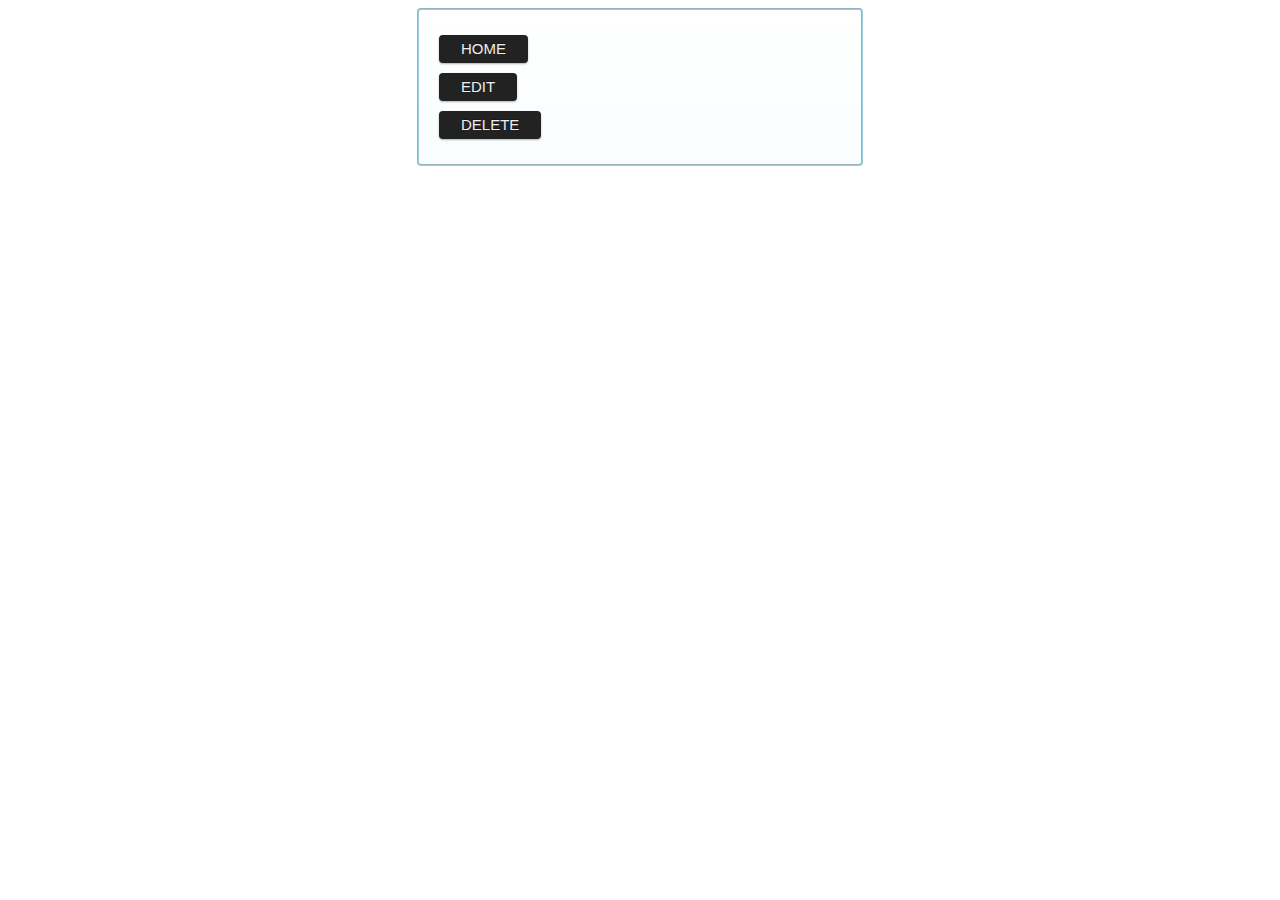
<file: CRUD/index.html>
<!DOCTYPE HTML PUBLIC "-//W3C//DTD HTML 4.01//EN"
    "http://www.w3.org/TR/html4/strict.dtd"

    >
<html lang="en">
        <link rel="stylesheet" href="index.css">
        <script type="text/javascript" src="index.js"></script>
        <script src="index.js"></script>
<head>

    <title>.....</title>
</head>
<body>
    <div id="wrapper">
        <form action="../HOME/index.html" method="post">
            <fieldset>
               

                <hiiden><form action="../HOME/index.html" method="post">
                <input type="submit" name="submit" id="submit" value="HOME"/>
                </form></hiiden>
                <form action="edit.html" method="post">
                <input type="submit" name="submit" id="edit" value="edit"/>
                </form>

                <form action="delete.html" method="post">
                <input type="submit" name="submit" id="delete" value="delete"/>
                </form>

                
            </fieldset>    
        </form>
    </div>
</body>
</html>
</file>
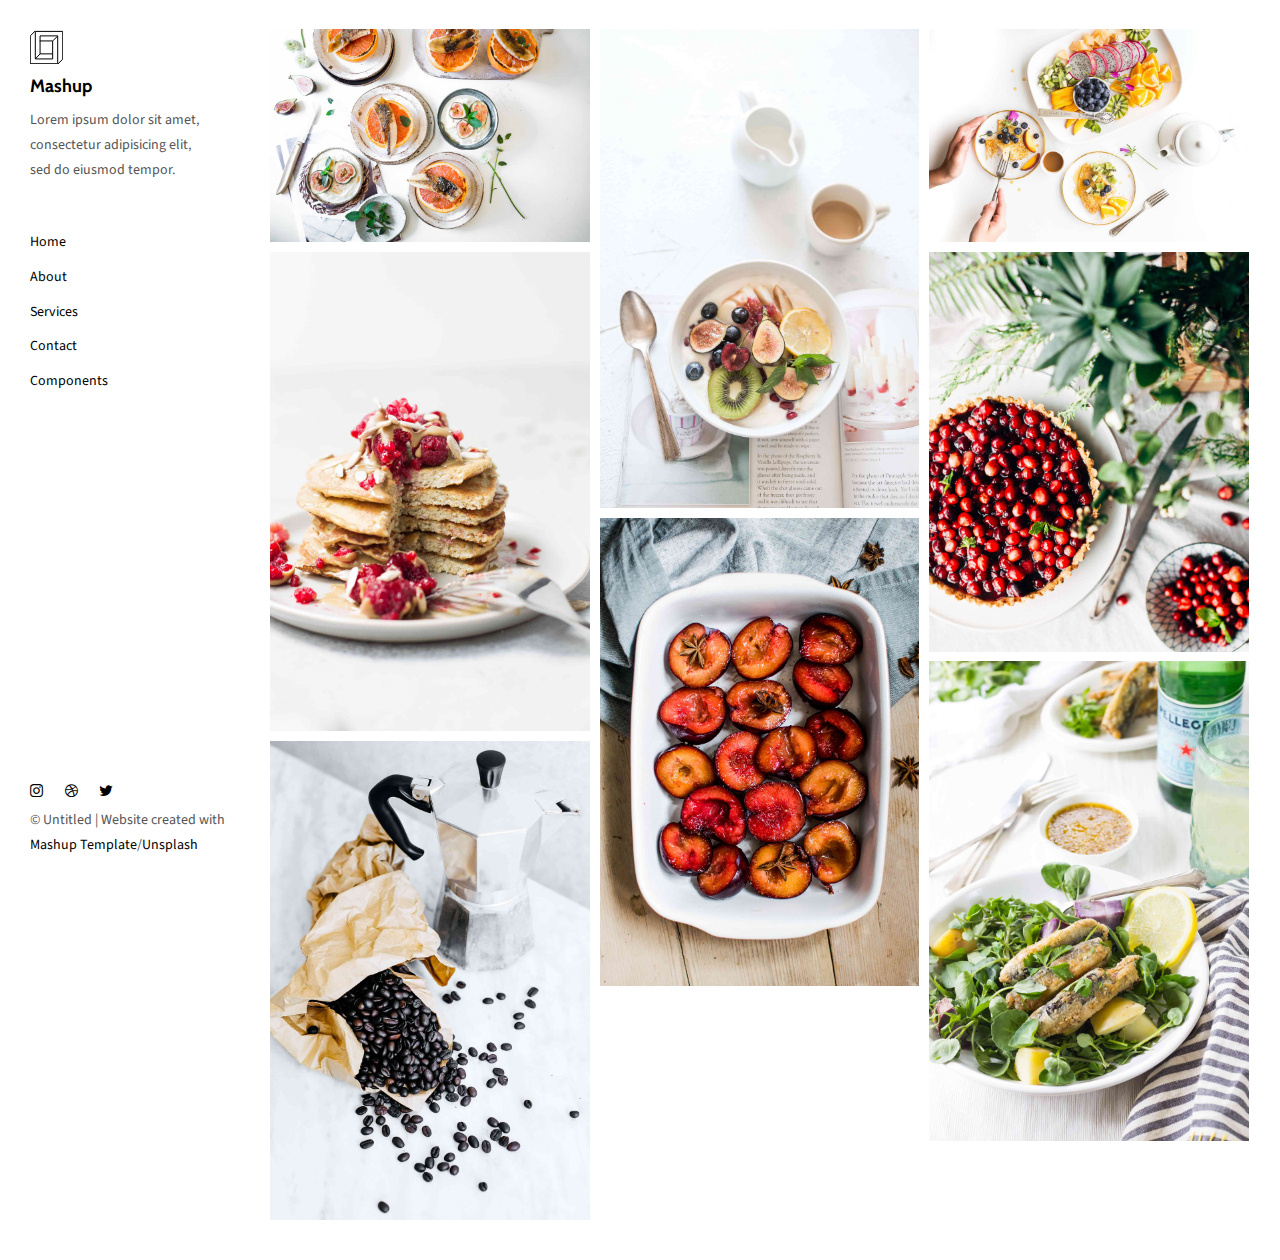
<file: SIGNIN/index.html>
<!DOCTYPE html>
<html lang="en">

<head>
  <meta charset="UTF-8">
  <meta content="IE=edge" http-equiv="X-UA-Compatible">
  <meta content="width=device-width,initial-scale=1" name="viewport">
  <meta content="Page description" name="description">
  <meta name="google" content="notranslate" />
  <meta content="Mashup templates have been developped by Orson.io team" name="author">

  <!-- Disable tap highlight on IE -->
  <meta name="msapplication-tap-highlight" content="no">
  
  <link href="./assets/apple-icon-180x180.png" rel="apple-touch-icon">
  <link href="./assets/favicon.ico" rel="icon">



  <title>Title page</title>  

<link href="./main.82cfd66e.css" rel="stylesheet"></head>

<body>

<!-- Add your content of header -->
<header class="">
  <div class="navbar navbar-default visible-xs">
    <button type="button" class="navbar-toggle collapsed">
      <span class="sr-only">Toggle navigation</span>
      <span class="icon-bar"></span>
      <span class="icon-bar"></span>
      <span class="icon-bar"></span>
    </button>
    <a href="./index.html" class="navbar-brand">Mashup Template</a>
  </div>

  <nav class="sidebar">
    <div class="navbar-collapse" id="navbar-collapse">
      <div class="site-header hidden-xs">
          <a class="site-brand" href="./index.html" title="">
            <img class="img-responsive site-logo" alt="" src="./assets/images/mashup-logo.svg">
            Mashup
          </a>
        <p>Lorem ipsum dolor sit amet, consectetur adipisicing elit, sed do eiusmod
        tempor.</p>
      </div>
      <ul class="nav">
        <li><a href="./index.html" title="">Home</a></li>
        <li><a href="./about.html" title="">About</a></li>
        <li><a href="./services.html" title="">Services</a></li>
        <li><a href="./contact.html" title="">Contact</a></li>
        <li><a href="./components.html" title="">Components</a></li>

      </ul>

      <nav class="nav-footer">
        <p class="nav-footer-social-buttons">
          <a class="fa-icon" href="https://www.instagram.com/" title="">
            <i class="fa fa-instagram"></i>
          </a>
          <a class="fa-icon" href="https://dribbble.com/" title="">
            <i class="fa fa-dribbble"></i>
          </a>
          <a class="fa-icon" href="https://twitter.com/" title="">
            <i class="fa fa-twitter"></i>
          </a>
        </p>
        <p>© Untitled | Website created with <a href="http://www.mashup-template.com/" title="Create website with free html template">Mashup Template</a>/<a href="https://www.unsplash.com/" title="Beautiful Free Images">Unsplash</a></p>
      </nav>  
    </div> 
  </nav>
</header>
<main class="" id="main-collapse">

<!-- Add your site or app content here -->
 
<div class="hero-full-wrapper">
  <div class="grid">
  <div class="gutter-sizer"></div>
    <div class="grid-sizer"></div>
    
    <div class="grid-item">
      <img class="img-responsive" alt="" src="./assets/images/img-12.jpg">
      <a href="./project.html" class="project-description">
        <div class="project-text-holder">
          <div class="project-text-inner">
            <h3>Vivamus vestibulum</h3>
            <p>Discover more</p>
          </div>
        </div>
      </a>
    </div>

    
    <div class="grid-item">
      <img class="img-responsive" alt="" src="./assets/images/img-05.jpg">
      <a href="./project.html" class="project-description">
        <div class="project-text-holder">
          <div class="project-text-inner">
            <h3>Vivamus vestibulum</h3>
            <p>Discover more</p>
          </div>
        </div>
      </a>
    </div>

    <div class="grid-item">
      <img class="img-responsive" alt="" src="./assets/images/img-13.jpg">
      <a href="./project.html" class="project-description">
        <div class="project-text-holder">
          <div class="project-text-inner">
            <h3>Vivamus vestibulum</h3>
            <p>Discover more</p>
          </div>
        </div>
      </a>
    </div>
    <div class="grid-item">
      <img class="img-responsive" alt="" src="./assets/images/img-04.jpg">
      <a href="./project.html" class="project-description">
        <div class="project-text-holder">
          <div class="project-text-inner">
            <h3>Vivamus vestibulum</h3>
            <p>Discover more</p>
          </div>
        </div>
      </a>
    </div>
    
    <div class="grid-item">
      <img class="img-responsive" alt="" src="./assets/images/img-07.jpg">
      <a href="./project.html" class="project-description">
        <div class="project-text-holder">
          <div class="project-text-inner">
            <h3>Vivamus vestibulum</h3>
            <p>Discover more</p>
          </div>
        </div>
      </a>
    </div>

    <div class="grid-item">
      <img class="img-responsive" alt="" src="./assets/images/img-11.jpg">
      <a href="./project.html" class="project-description">
        <div class="project-text-holder">
          <div class="project-text-inner">
            <h3>Vivamus vestibulum</h3>
            <p>Discover more</p>
          </div>
        </div>
      </a>
    </div>

    <div class="grid-item">
      <img class="img-responsive" alt="" src="./assets/images/img-10.jpg">
      <a href="./project.html" class="project-description">
        <div class="project-text-holder">
          <div class="project-text-inner">
            <h3>Vivamus vestibulum</h3>
            <p>Discover more</p>
          </div>
        </div>
      </a>
    </div>
    <div class="grid-item">
      <img class="img-responsive" alt="" src="./assets/images/img-03.jpg">
      <a href="./project.html" class="project-description">
        <div class="project-text-holder">
          <div class="project-text-inner">
            <h3>Vivamus vestibulum</h3>
            <p>Discover more</p>
          </div>
        </div>
      </a>
    </div>
    
  </div>
</div>


<script>
  document.addEventListener("DOMContentLoaded", function (event) {
     masonryBuild();
  });
</script>

</main>

<script>
document.addEventListener("DOMContentLoaded", function (event) {
  navbarToggleSidebar();
  navActivePage();
});
</script>

<!-- Google Analytics: change UA-XXXXX-X to be your site's ID 

<script>
  (function (i, s, o, g, r, a, m) {
    i['GoogleAnalyticsObject'] = r; i[r] = i[r] || function () {
      (i[r].q = i[r].q || []).push(arguments)
    }, i[r].l = 1 * new Date(); a = s.createElement(o),
      m = s.getElementsByTagName(o)[0]; a.async = 1; a.src = g; m.parentNode.insertBefore(a, m)
  })(window, document, 'script', '//www.google-analytics.com/analytics.js', 'ga');
  ga('create', 'UA-XXXXX-X', 'auto');
  ga('send', 'pageview');
</script>

--><script type="text/javascript" src="./main.85741bff.js"></script></body>

</html>
</file>
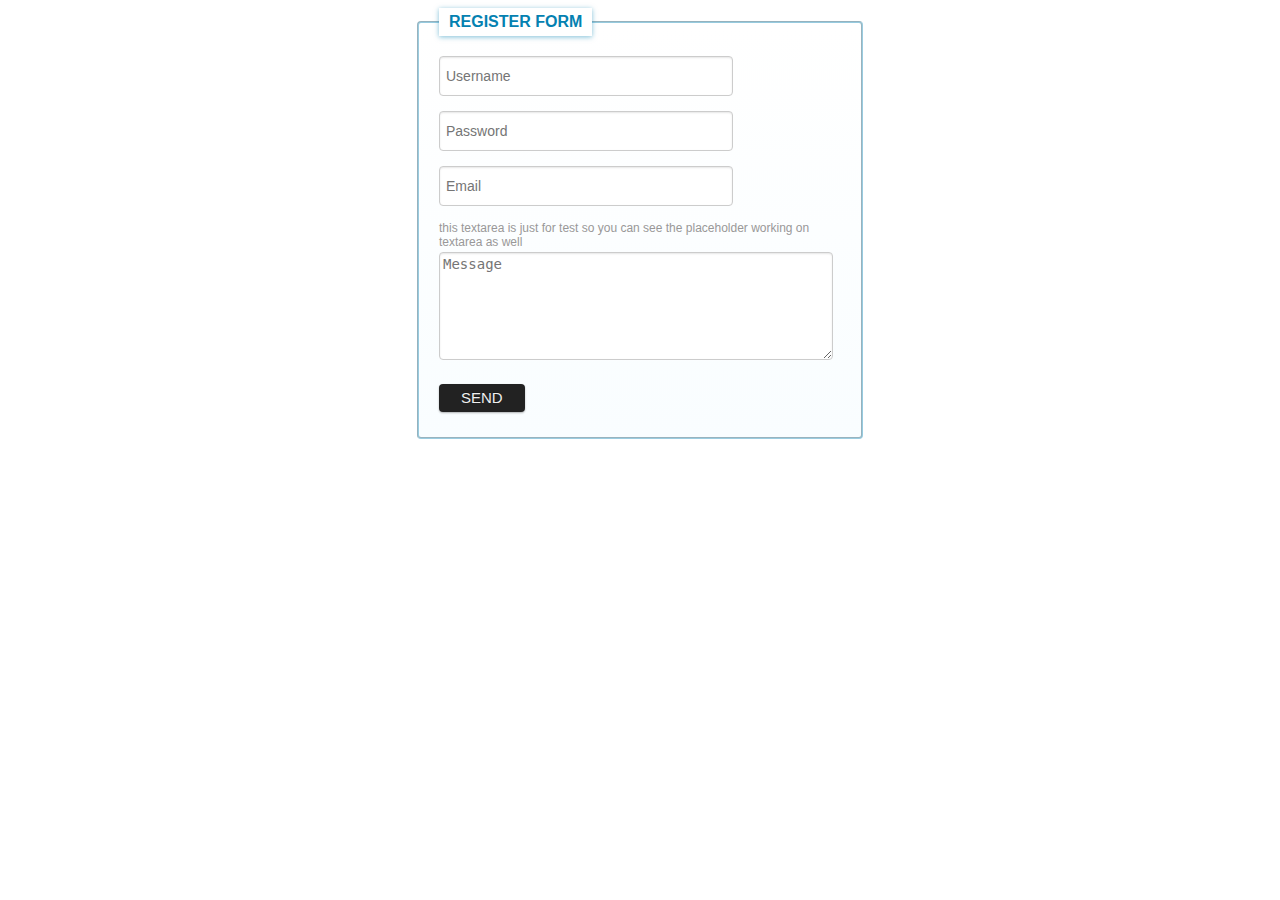
<file: SIGNUP/index.html>
<!DOCTYPE HTML PUBLIC "-//W3C//DTD HTML 4.01//EN"
    "http://www.w3.org/TR/html4/strict.dtd"

    >
<html lang="en">
        <link rel="stylesheet" href="index.css">
        <script type="text/javascript" src="index.js"></script>
        <script src="index.js"></script>
<head>

    <title>Register form with HTML5 using placeholder and CSS3</title>
</head>
<body>
    <div id="wrapper">
        <form action="../HoME/index.html" method="post">
            <fieldset>
                <legend>Register Form</legend>
                <div>
                    <input type="text" name="username" id="username" placeholder="Username"/>
                </div>
                <div>
                    <input type="password" name="password" id="password" placeholder="Password"/>
                </div>
                <div>
                    <input type="text" name="email" id="email" placeholder="Email"/>
                </div>
                <div>
                    <div class="small">this textarea is just for test so you can see the placeholder working on textarea as well</div>
                    <textarea name="message" id="message" placeholder="Message"></textarea>
                </div>    
                <input type="submit" name="submit" id="submit" value="Send"/>
                
            </fieldset>    
        </form>
    </div>
</body>
</html>
</file>
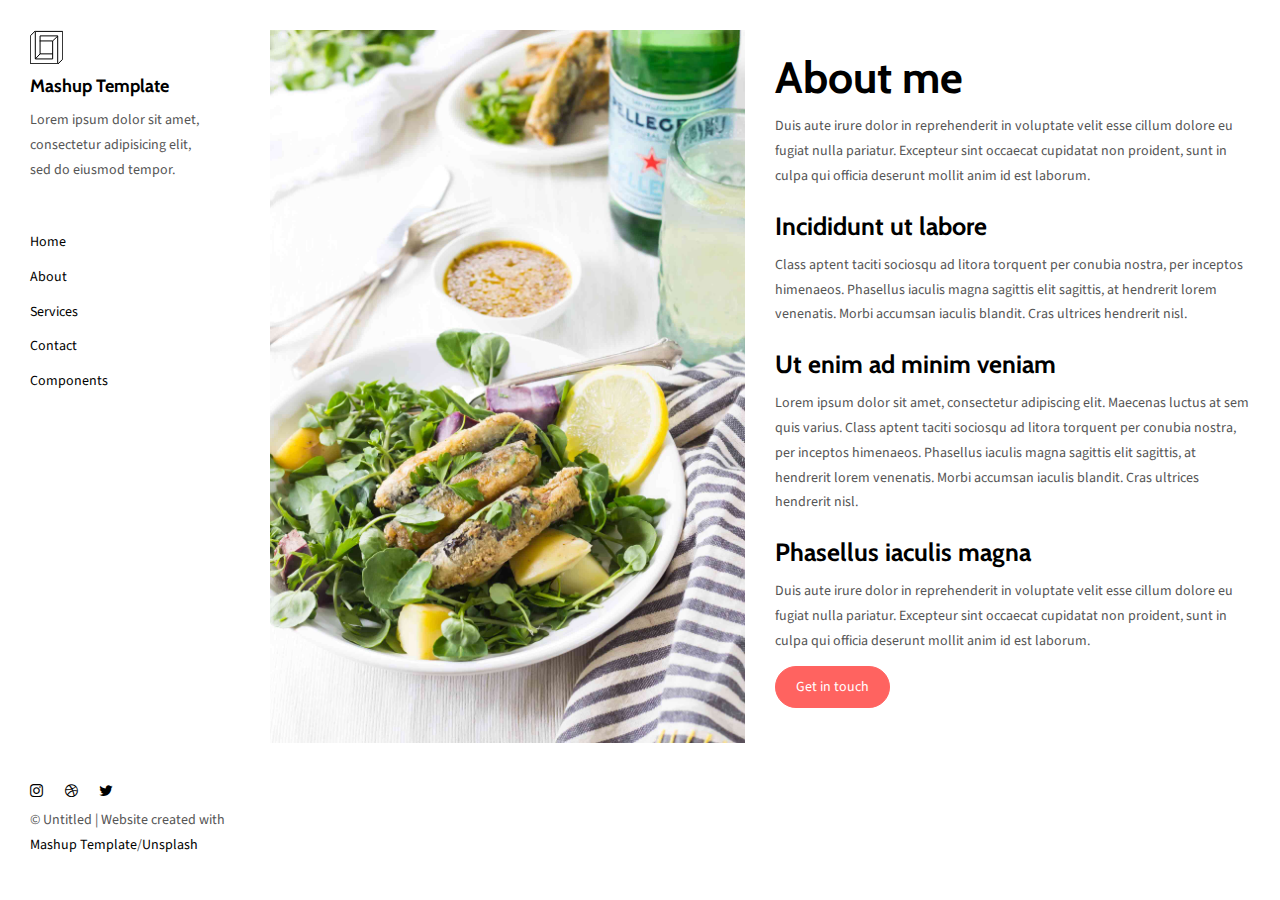
<file: SIGNIN/about.html>
<!DOCTYPE html>
<html lang="en">

<head>
  <meta charset="UTF-8">
  <meta content="IE=edge" http-equiv="X-UA-Compatible">
  <meta content="width=device-width,initial-scale=1" name="viewport">
  <meta content="description" name="description">
  <meta name="google" content="notranslate" />
  <meta content="Mashup templates have been developped by Orson.io team" name="author">

  <!-- Disable tap highlight on IE -->
  <meta name="msapplication-tap-highlight" content="no">
  
  <link href="./assets/apple-icon-180x180.png" rel="apple-touch-icon">
  <link href="./assets/favicon.ico" rel="icon">



  <title>Title page</title>  

<link href="./main.82cfd66e.css" rel="stylesheet"></head>

<body>

 <!-- Add your content of header -->
<header class="">
  <div class="navbar navbar-default visible-xs">
    <button type="button" class="navbar-toggle collapsed">
      <span class="sr-only">Toggle navigation</span>
      <span class="icon-bar"></span>
      <span class="icon-bar"></span>
      <span class="icon-bar"></span>
    </button>
    <a href="./index.html" class="navbar-brand">Mashup Template</a>
  </div>

  <nav class="sidebar">
    <div class="navbar-collapse" id="navbar-collapse">
      <div class="site-header hidden-xs">
          <a class="site-brand" href="./index.html" title="">
            <img class="img-responsive site-logo" alt="" src="./assets/images/mashup-logo.svg">
            Mashup Template
          </a>
        <p>Lorem ipsum dolor sit amet, consectetur adipisicing elit, sed do eiusmod
        tempor.</p>
      </div>
      <ul class="nav">
        <li><a href="./index.html" title="">Home</a></li>
        <li><a href="./about.html" title="">About</a></li>
        <li><a href="./services.html" title="">Services</a></li>
        <li><a href="./contact.html" title="">Contact</a></li>
        <li><a href="./components.html" title="">Components</a></li>

      </ul>

      <nav class="nav-footer">
        <p class="nav-footer-social-buttons">
          <a class="fa-icon" href="https://www.instagram.com/" title="">
            <i class="fa fa-instagram"></i>
          </a>
          <a class="fa-icon" href="https://dribbble.com/" title="">
            <i class="fa fa-dribbble"></i>
          </a>
          <a class="fa-icon" href="https://twitter.com/" title="">
            <i class="fa fa-twitter"></i>
          </a>
        </p>
        <p>© Untitled | Website created with <a href="http://www.mashup-template.com/" title="Create website with free html template">Mashup Template</a>/<a href="https://www.unsplash.com/" title="Beautiful Free Images">Unsplash</a></p>
      </nav>  
    </div> 
  </nav>
</header>
<main class="" id="main-collapse">


<div class="row">
  <div class="col-xs-12 col-md-6">
    <img class="img-responsive" alt="" src="./assets/images/img-10.jpg">
  </div>
  <div class="col-xs-12 col-md-6">
    <h1>About me</h1>
    
    <p>Duis aute irure dolor in reprehenderit in voluptate velit esse
    cillum dolore eu fugiat nulla pariatur. Excepteur sint occaecat cupidatat non
    proident, sunt in culpa qui officia deserunt mollit anim id est laborum.</p>
    
    <h3>Incididunt ut labore </h3>

    <p>Class aptent taciti sociosqu ad litora torquent per conubia nostra, per inceptos himenaeos. Phasellus iaculis magna sagittis elit sagittis, at hendrerit lorem venenatis. Morbi accumsan iaculis blandit. Cras ultrices hendrerit nisl.</p>

    <h3>Ut enim ad minim veniam </h3>
    
    <p>Lorem ipsum dolor sit amet, consectetur adipiscing elit. Maecenas luctus at sem quis varius. 
    Class aptent taciti sociosqu ad litora torquent per conubia nostra, per inceptos himenaeos. Phasellus iaculis magna sagittis elit sagittis, at hendrerit lorem venenatis. Morbi accumsan iaculis blandit. Cras ultrices hendrerit nisl.</p>
    <h3>Phasellus iaculis magna </h3>
    <p>Duis aute irure dolor in reprehenderit in voluptate velit esse
    cillum dolore eu fugiat nulla pariatur. Excepteur sint occaecat cupidatat non
    proident, sunt in culpa qui officia deserunt mollit anim id est laborum.</p>
    
    <a href="contact.html" class="btn btn-primary" title=""> Get in touch</a>
 </div>
</div>
    
</main>

<script>
document.addEventListener("DOMContentLoaded", function (event) {
  navbarToggleSidebar();
  navActivePage();
});
</script>

<!-- Google Analytics: change UA-XXXXX-X to be your site's ID 

<script>
  (function (i, s, o, g, r, a, m) {
    i['GoogleAnalyticsObject'] = r; i[r] = i[r] || function () {
      (i[r].q = i[r].q || []).push(arguments)
    }, i[r].l = 1 * new Date(); a = s.createElement(o),
      m = s.getElementsByTagName(o)[0]; a.async = 1; a.src = g; m.parentNode.insertBefore(a, m)
  })(window, document, 'script', '//www.google-analytics.com/analytics.js', 'ga');
  ga('create', 'UA-XXXXX-X', 'auto');
  ga('send', 'pageview');
</script>

--> <script type="text/javascript" src="./main.85741bff.js"></script></body>

</html>
</file>
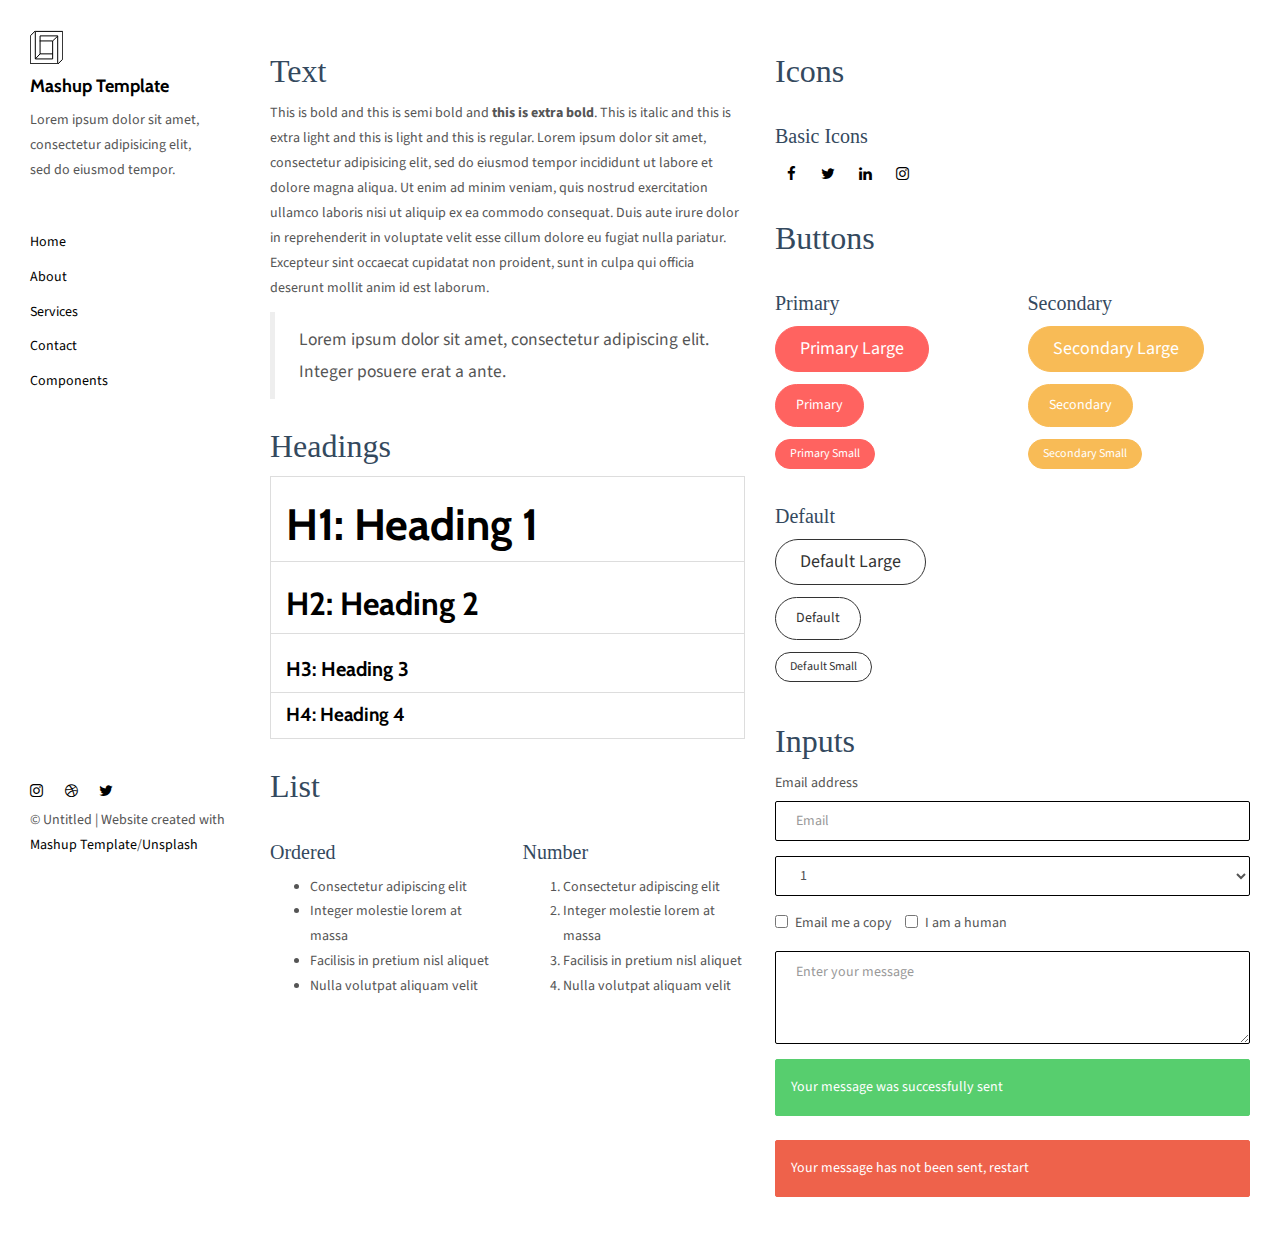
<file: SIGNIN/components.html>
<!DOCTYPE html>
<html lang="en">

<head>
  <meta charset="UTF-8">
  <meta content="IE=edge" http-equiv="X-UA-Compatible">
  <meta content="width=device-width,initial-scale=1" name="viewport">
  <meta content="description" name="description">
  <meta name="google" content="notranslate" />
  <meta content="Mashup templates have been developped by Orson.io team" name="author">

  <!-- Disable tap highlight on IE -->
  <meta name="msapplication-tap-highlight" content="no">
  
  <link href="./assets/apple-icon-180x180.png" rel="apple-touch-icon">
  <link href="./assets/favicon.ico" rel="icon">



  <title>Title page</title>  

<link href="./main.82cfd66e.css" rel="stylesheet"></head>

<body>

 <!-- Add your content of header -->
<header class="">
  <div class="navbar navbar-default visible-xs">
    <button type="button" class="navbar-toggle collapsed">
      <span class="sr-only">Toggle navigation</span>
      <span class="icon-bar"></span>
      <span class="icon-bar"></span>
      <span class="icon-bar"></span>
    </button>
    <a href="./index.html" class="navbar-brand">Mashup Template</a>
  </div>

  <nav class="sidebar">
    <div class="navbar-collapse" id="navbar-collapse">
      <div class="site-header hidden-xs">
          <a class="site-brand" href="./index.html" title="">
            <img class="img-responsive site-logo" alt="" src="./assets/images/mashup-logo.svg">
            Mashup Template
          </a>
        <p>Lorem ipsum dolor sit amet, consectetur adipisicing elit, sed do eiusmod
        tempor.</p>
      </div>
      <ul class="nav">
        <li><a href="./index.html" title="">Home</a></li>
        <li><a href="./about.html" title="">About</a></li>
        <li><a href="./services.html" title="">Services</a></li>
        <li><a href="./contact.html" title="">Contact</a></li>
        <li><a href="./components.html" title="">Components</a></li>

      </ul>

      <nav class="nav-footer">
        <p class="nav-footer-social-buttons">
          <a class="fa-icon" href="https://www.instagram.com/" title="">
            <i class="fa fa-instagram"></i>
          </a>
          <a class="fa-icon" href="https://dribbble.com/" title="">
            <i class="fa fa-dribbble"></i>
          </a>
          <a class="fa-icon" href="https://twitter.com/" title="">
            <i class="fa fa-twitter"></i>
          </a>
        </p>
        <p>© Untitled | Website created with <a href="http://www.mashup-template.com/" title="Create website with free html template">Mashup Template</a>/<a href="https://www.unsplash.com/" title="Beautiful Free Images">Unsplash</a></p>
      </nav>  
    </div> 
  </nav>
</header>
<main class="" id="main-collapse">


<!-- Add your site or app content here -->

    <div class="row">
      <div class="col-xs-12 col-md-6">

        <div class="template-example">
          <h2 class="template-title-example">Text</h2>
          <p>This is bold and this is semi bold and <b>this is extra bold</b>. This is italic and this is extra light and this is light
          and this is regular. Lorem ipsum dolor sit amet, consectetur adipisicing elit, sed do eiusmod
          tempor incididunt ut labore et dolore magna aliqua. Ut enim ad minim veniam,
          quis nostrud exercitation ullamco laboris nisi ut aliquip ex ea commodo
          consequat. Duis aute irure dolor in reprehenderit in voluptate velit esse
          cillum dolore eu fugiat nulla pariatur. Excepteur sint occaecat cupidatat non
          proident, sunt in culpa qui officia deserunt mollit anim id est laborum.

          <blockquote>
            <p>Lorem ipsum dolor sit amet, consectetur adipiscing elit. Integer posuere erat a ante.</p>
          </blockquote>
          
          </p>
        </div>

        <div class="template-example">
          <h2 class="template-title-example">Headings</h2>
          
          <table class="table table-bordered">
            <tr><td><h1>H1: Heading 1</h1></td></tr>
            <tr><td><h2>H2: Heading 2</h2></td></tr>
            <tr><td><h3>H3: Heading 3</h3></td></tr>
            <tr><td><h4>H4: Heading 4</h4></td></tr>
          </table>
          
        </div>

        
        <div class="template-example">
          <h2 class="template-title-example">List</h2>
          <div class="row">
            <div class="col-md-6">
              <h3 class="template-title-example">Ordered</h3>
              <ul>
                <li>Consectetur adipiscing elit</li>
                <li>Integer molestie lorem at massa</li>
                <li>Facilisis in pretium nisl aliquet</li>
                <li>Nulla volutpat aliquam velit</li>
              </ul>
            </div>
            <div class="col-md-6">
              <h3 class="template-title-example">Number</h3>
              <ol>
                <li>Consectetur adipiscing elit</li>
                <li>Integer molestie lorem at massa</li>
                <li>Facilisis in pretium nisl aliquet</li>
                <li>Nulla volutpat aliquam velit</li>
              </ol>
            </div>
          </div>
        </div>
        

        
      </div>

      <div class="col-xs-12 col-md-6">
        <div class="template-example">
          <h2 class="template-title-example">Icons</h2>
          
          <div class="row">
            
            <div class="col-md-6">
               <h3 class="template-title-example">Basic Icons</h2>
                <ul class="list-icons">
                  <li>
                    <span class="fa-icon">
                      <i class="fa fa-facebook"></i>
                    </span>
                  </li>
                  <li>
                    <span class="fa-icon">
                      <i class="fa fa-twitter"></i>
                    </span>
                  </li>
                  <li>
                    <span class="fa-icon">
                      <i class="fa fa-linkedin"></i>
                    </span>
                  </li>
                  <li>
                    <span class="fa-icon">
                      <i class="fa fa-instagram"></i>
                    </span>
                  </li>
                </ul>
            </div>

          </div>


          


        </div>

        <div class="template-example">
          <h2 class="template-title-example">Buttons</h2>
          <div class="row">
            <div class="col-md-6">
              <h3 class="template-title-example">Primary</h2>
              <div class="row">
                  <div class="col-md-6">
                  <p><a href="" class="btn btn-primary btn-lg">Primary Large</a></p>
                  <p><a href="" class="btn btn-primary">Primary </a></p>
                  <p><a href="" class="btn btn-primary btn-sm">Primary Small</a></p>
                </div>
              </div>

              <h3 class="template-title-example">Default</h2>
              <div class="row">
                  <div class="col-md-6">
                  <p><a href="" class="btn btn-default btn-lg">Default Large</a></p>
                  <p><a href="" class="btn btn-default">Default </a></p>
                  <p><a href="" class="btn btn-default btn-sm">Default Small</a></p>
                </div>
              </div>

            </div>

            <div class="col-md-6">
              <h3 class="template-title-example">Secondary</h2>
              <div class="row">
                  <div class="col-md-6">
                  <p><a href="" class="btn btn-info btn-lg">Secondary Large</a></p>
                  <p><a href="" class="btn btn-info">Secondary </a></p>
                  <p><a href="" class="btn btn-info btn-sm">Secondary Small</a></p>
                </div>
              </div>
            </div>
          </div>
        </div>
        
        <div class="template-example">
          <h2 class="template-title-example">Inputs</h2>

            <div class="form-group">
              <label for="exampleInputEmail1">Email address</label>
              <input type="email" class="form-control" id="exampleInputEmail1" placeholder="Email">
            </div>

            <div class="form-group">
              <select class="form-control">
                <option>1</option>
                <option>2</option>
                <option>3</option>
                <option>4</option>
                <option>5</option>
              </select>
            </div>

            <div class="form-group">
              <label class="checkbox-inline">
                <input 
                type="checkbox" id="inlineCheckbox1" value="option1"> Email me a copy
              </label>
              <label class="checkbox-inline">
                <input type="checkbox" id="inlineCheckbox2" value="option2"> I am a human
              </label>
            </div>

            <div class="form-group">
              <textarea class="form-control" rows="3" placeholder="Enter your message"></textarea>
            </div>
            
            <div class="alert alert-success" role="alert">Your message was successfully sent</div>
            <div class="alert alert-danger" role="alert">Your message has not been sent, restart</div>
        </div>




      </div>
    </div>
 

</main>

<script>
document.addEventListener("DOMContentLoaded", function (event) {
  navbarToggleSidebar();
  navActivePage();
});
</script>

<!-- Google Analytics: change UA-XXXXX-X to be your site's ID 

<script>
  (function (i, s, o, g, r, a, m) {
    i['GoogleAnalyticsObject'] = r; i[r] = i[r] || function () {
      (i[r].q = i[r].q || []).push(arguments)
    }, i[r].l = 1 * new Date(); a = s.createElement(o),
      m = s.getElementsByTagName(o)[0]; a.async = 1; a.src = g; m.parentNode.insertBefore(a, m)
  })(window, document, 'script', '//www.google-analytics.com/analytics.js', 'ga');
  ga('create', 'UA-XXXXX-X', 'auto');
  ga('send', 'pageview');
</script>

--> <script type="text/javascript" src="./main.85741bff.js"></script></body>

</html>
</file>
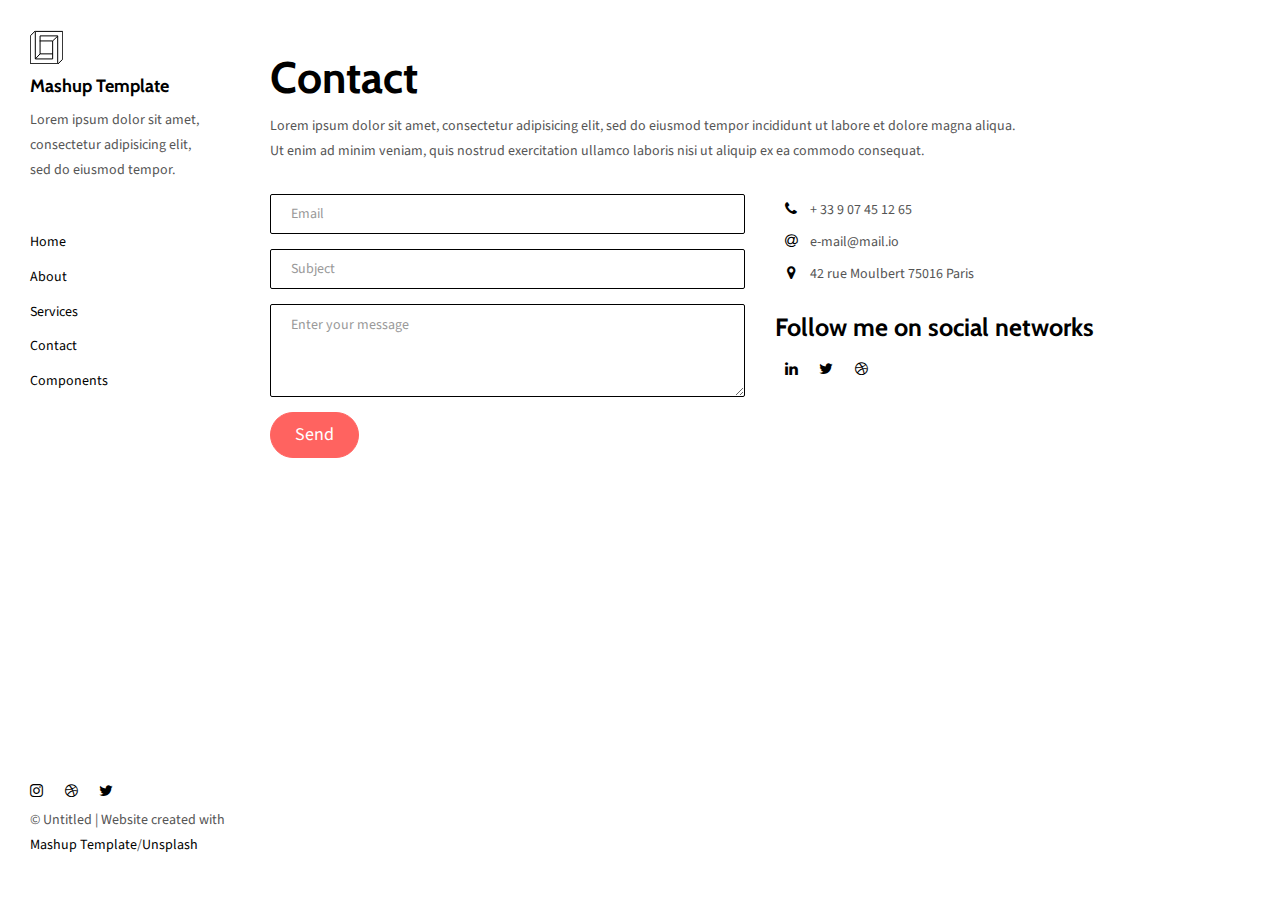
<file: SIGNIN/contact.html>
<!DOCTYPE html>
<html lang="en">

<head>
  <meta charset="UTF-8">
  <meta content="IE=edge" http-equiv="X-UA-Compatible">
  <meta content="width=device-width,initial-scale=1" name="viewport">
  <meta content="description" name="description">
  <meta name="google" content="notranslate" />
  <meta content="Mashup templates have been developped by Orson.io team" name="author">

  <!-- Disable tap highlight on IE -->
  <meta name="msapplication-tap-highlight" content="no">
  
  <link href="./assets/apple-icon-180x180.png" rel="apple-touch-icon">
  <link href="./assets/favicon.ico" rel="icon">



  <title>Title page</title>  

<link href="./main.82cfd66e.css" rel="stylesheet"></head>

<body>

 <!-- Add your content of header -->
<header class="">
  <div class="navbar navbar-default visible-xs">
    <button type="button" class="navbar-toggle collapsed">
      <span class="sr-only">Toggle navigation</span>
      <span class="icon-bar"></span>
      <span class="icon-bar"></span>
      <span class="icon-bar"></span>
    </button>
    <a href="./index.html" class="navbar-brand">Mashup Template</a>
  </div>

  <nav class="sidebar">
    <div class="navbar-collapse" id="navbar-collapse">
      <div class="site-header hidden-xs">
          <a class="site-brand" href="./index.html" title="">
            <img class="img-responsive site-logo" alt="" src="./assets/images/mashup-logo.svg">
            Mashup Template
          </a>
        <p>Lorem ipsum dolor sit amet, consectetur adipisicing elit, sed do eiusmod
        tempor.</p>
      </div>
      <ul class="nav">
        <li><a href="./index.html" title="">Home</a></li>
        <li><a href="./about.html" title="">About</a></li>
        <li><a href="./services.html" title="">Services</a></li>
        <li><a href="./contact.html" title="">Contact</a></li>
        <li><a href="./components.html" title="">Components</a></li>

      </ul>

      <nav class="nav-footer">
        <p class="nav-footer-social-buttons">
          <a class="fa-icon" href="https://www.instagram.com/" title="">
            <i class="fa fa-instagram"></i>
          </a>
          <a class="fa-icon" href="https://dribbble.com/" title="">
            <i class="fa fa-dribbble"></i>
          </a>
          <a class="fa-icon" href="https://twitter.com/" title="">
            <i class="fa fa-twitter"></i>
          </a>
        </p>
        <p>© Untitled | Website created with <a href="http://www.mashup-template.com/" title="Create website with free html template">Mashup Template</a>/<a href="https://www.unsplash.com/" title="Beautiful Free Images">Unsplash</a></p>
      </nav>  
    </div> 
  </nav>
</header>
<main class="" id="main-collapse">


<div class="row">
  <div class="col-xs-12">
    <div class="section-container-spacer">
      <h1>Contact</h1>
      <p>Lorem ipsum dolor sit amet, consectetur adipisicing elit, sed do eiusmod
      tempor incididunt ut labore et dolore magna aliqua. <br>Ut enim ad minim veniam,
      quis nostrud exercitation ullamco laboris nisi ut aliquip ex ea commodo
      consequat.</p>
    </div>
    <div class="section-container-spacer">
       <form action="" class="reveal-content">
          <div class="row">
            <div class="col-md-6">
              <div class="form-group">
                <input type="email" class="form-control" id="email" placeholder="Email">
              </div>
              <div class="form-group">
                <input type="text" class="form-control" id="subject" placeholder="Subject">
              </div>
              <div class="form-group">
                <textarea class="form-control" rows="3" placeholder="Enter your message"></textarea>
              </div>
              <button type="submit" class="btn btn-primary btn-lg">Send</button>
            </div>
            <div class="col-md-6">
              <ul class="list-unstyled address-container">
                <li>
                  <span class="fa-icon">
                    <i class="fa fa-phone" aria-hidden="true"></i>
                  </span>
                  + 33 9 07 45 12 65
                </li>
                <li>
                  <span class="fa-icon">
                    <i class="fa fa-at" aria-hidden="true"></i>
                  </span>
                  e-mail@mail.io
                </li>
                <li>
                  <span class="fa-icon">
                    <i class="fa fa fa-map-marker" aria-hidden="true"></i>
                  </span>
                  42 rue Moulbert 75016 Paris
                </li>
              </ul>
              <h3>Follow me on social networks</h3>
              <a href="https://www.linkedin.com/" title="" class="fa-icon">
                <i class="fa fa-linkedin"></i>
              </a>
              <a href="https://twitter.com/" title="" class="fa-icon">
                <i class="fa fa-twitter"></i>
              </a>
              <a href="https://dribbble.com/" title="" class="fa-icon">
                <i class="fa fa-dribbble"></i>
              </a>
            </div>
          </div>
        </form>
    </div>
  </div>
</div>


</main>

<script>
document.addEventListener("DOMContentLoaded", function (event) {
  navbarToggleSidebar();
  navActivePage();
});
</script>

<!-- Google Analytics: change UA-XXXXX-X to be your site's ID 

<script>
  (function (i, s, o, g, r, a, m) {
    i['GoogleAnalyticsObject'] = r; i[r] = i[r] || function () {
      (i[r].q = i[r].q || []).push(arguments)
    }, i[r].l = 1 * new Date(); a = s.createElement(o),
      m = s.getElementsByTagName(o)[0]; a.async = 1; a.src = g; m.parentNode.insertBefore(a, m)
  })(window, document, 'script', '//www.google-analytics.com/analytics.js', 'ga');
  ga('create', 'UA-XXXXX-X', 'auto');
  ga('send', 'pageview');
</script>

--> <script type="text/javascript" src="./main.85741bff.js"></script></body>

</html>
</file>
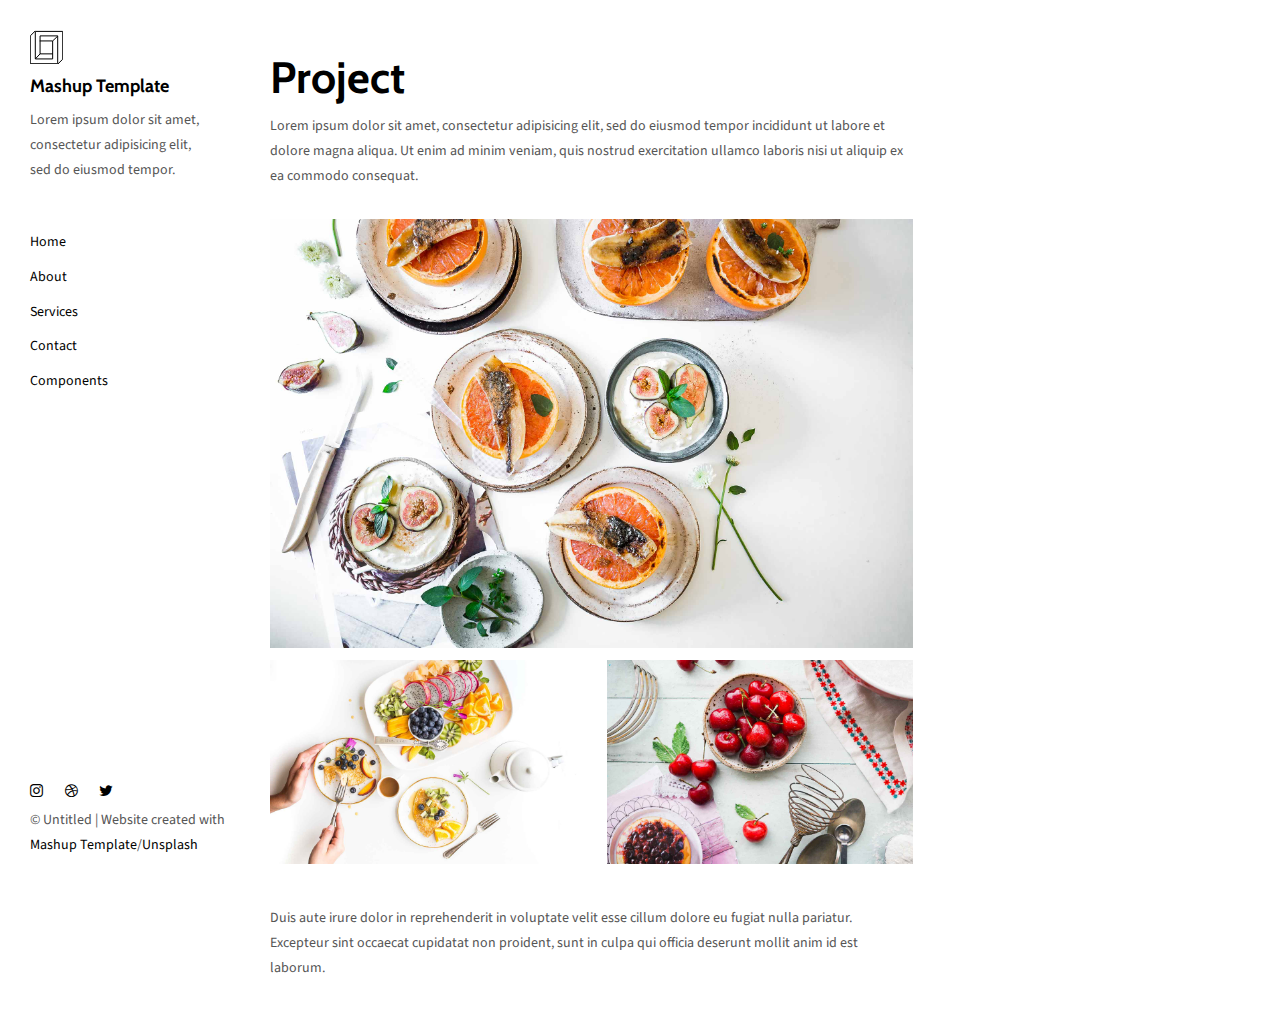
<file: SIGNIN/project.html>
<!DOCTYPE html>
<html lang="en">

<head>
  <meta charset="UTF-8">
  <meta content="IE=edge" http-equiv="X-UA-Compatible">
  <meta content="width=device-width,initial-scale=1" name="viewport">
  <meta content="description" name="description">
  <meta name="google" content="notranslate" />
  <meta content="Mashup templates have been developped by Orson.io team" name="author">

  <!-- Disable tap highlight on IE -->
  <meta name="msapplication-tap-highlight" content="no">
  
  <link href="./assets/apple-icon-180x180.png" rel="apple-touch-icon">
  <link href="./assets/favicon.ico" rel="icon">



  <title>Title page</title>  

<link href="./main.82cfd66e.css" rel="stylesheet"></head>

<body>

 <!-- Add your content of header -->
<header class="">
  <div class="navbar navbar-default visible-xs">
    <button type="button" class="navbar-toggle collapsed">
      <span class="sr-only">Toggle navigation</span>
      <span class="icon-bar"></span>
      <span class="icon-bar"></span>
      <span class="icon-bar"></span>
    </button>
    <a href="./index.html" class="navbar-brand">Mashup Template</a>
  </div>

  <nav class="sidebar">
    <div class="navbar-collapse" id="navbar-collapse">
      <div class="site-header hidden-xs">
          <a class="site-brand" href="./index.html" title="">
            <img class="img-responsive site-logo" alt="" src="./assets/images/mashup-logo.svg">
            Mashup Template
          </a>
        <p>Lorem ipsum dolor sit amet, consectetur adipisicing elit, sed do eiusmod
        tempor.</p>
      </div>
      <ul class="nav">
        <li><a href="./index.html" title="">Home</a></li>
        <li><a href="./about.html" title="">About</a></li>
        <li><a href="./services.html" title="">Services</a></li>
        <li><a href="./contact.html" title="">Contact</a></li>
        <li><a href="./components.html" title="">Components</a></li>

      </ul>

      <nav class="nav-footer">
        <p class="nav-footer-social-buttons">
          <a class="fa-icon" href="https://www.instagram.com/" title="">
            <i class="fa fa-instagram"></i>
          </a>
          <a class="fa-icon" href="https://dribbble.com/" title="">
            <i class="fa fa-dribbble"></i>
          </a>
          <a class="fa-icon" href="https://twitter.com/" title="">
            <i class="fa fa-twitter"></i>
          </a>
        </p>
        <p>© Untitled | Website created with <a href="http://www.mashup-template.com/" title="Create website with free html template">Mashup Template</a>/<a href="https://www.unsplash.com/" title="Beautiful Free Images">Unsplash</a></p>
      </nav>  
    </div> 
  </nav>
</header>
<main class="" id="main-collapse">


<div class="row">
  <div class="col-xs-12 col-md-8">

    <div class="section-container-spacer">
        <h1>Project</h1>
        <p>Lorem ipsum dolor sit amet, consectetur adipisicing elit, sed do eiusmod
          tempor incididunt ut labore et dolore magna aliqua. Ut enim ad minim veniam,
          quis nostrud exercitation ullamco laboris nisi ut aliquip ex ea commodo
          consequat.</p>
    </div>

    <div class="section-container-spacer">
      <p><img class="img-responsive" alt="" src="./assets/images/img-12.jpg"></p>
      <div class="row">
          <div class="col-xs-12 col-md-6">
              <p><img class="img-responsive" alt="" src="./assets/images/img-13.jpg"></p>
          </div>
          <div class="col-xs-12 col-md-6">
              <p><img class="img-responsive" alt="" src="./assets/images/img-14.jpg"></p>
          </div>
      </div>
    </div>

    <p> Duis aute irure dolor in reprehenderit in voluptate velit esse
    cillum dolore eu fugiat nulla pariatur. Excepteur sint occaecat cupidatat non
    proident, sunt in culpa qui officia deserunt mollit anim id est laborum.</p>
  </div>
  
</div>
    


</main>

<script>
document.addEventListener("DOMContentLoaded", function (event) {
  navbarToggleSidebar();
  navActivePage();
});
</script>

<!-- Google Analytics: change UA-XXXXX-X to be your site's ID 

<script>
  (function (i, s, o, g, r, a, m) {
    i['GoogleAnalyticsObject'] = r; i[r] = i[r] || function () {
      (i[r].q = i[r].q || []).push(arguments)
    }, i[r].l = 1 * new Date(); a = s.createElement(o),
      m = s.getElementsByTagName(o)[0]; a.async = 1; a.src = g; m.parentNode.insertBefore(a, m)
  })(window, document, 'script', '//www.google-analytics.com/analytics.js', 'ga');
  ga('create', 'UA-XXXXX-X', 'auto');
  ga('send', 'pageview');
</script>

--> <script type="text/javascript" src="./main.85741bff.js"></script></body>

</html>
</file>
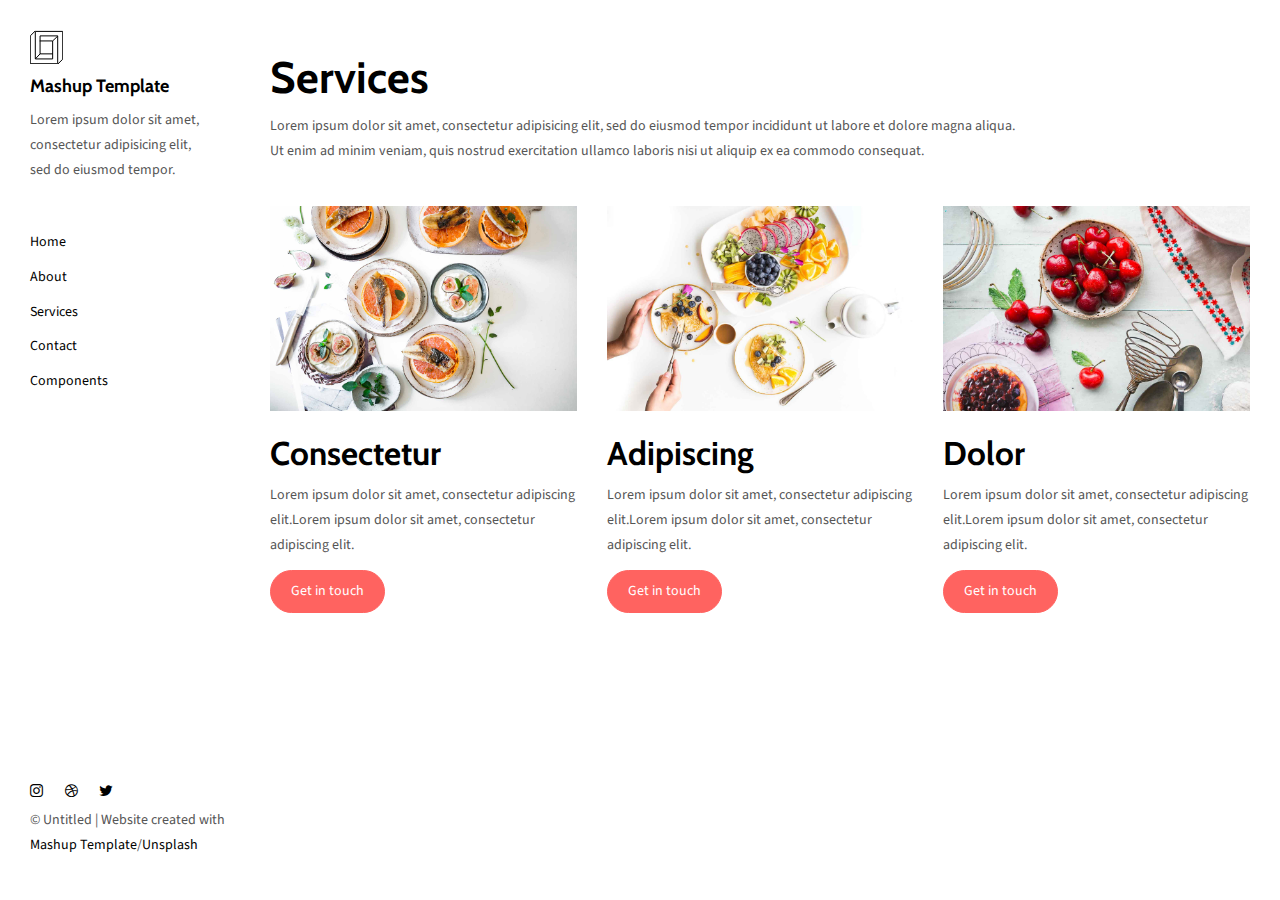
<file: SIGNIN/services.html>
<!DOCTYPE html>
<html lang="en">

<head>
  <meta charset="UTF-8">
  <meta content="IE=edge" http-equiv="X-UA-Compatible">
  <meta content="width=device-width,initial-scale=1" name="viewport">
  <meta content="description" name="description">
  <meta name="google" content="notranslate" />
  <meta content="Mashup templates have been developped by Orson.io team" name="author">

  <!-- Disable tap highlight on IE -->
  <meta name="msapplication-tap-highlight" content="no">
  
  <link href="./assets/apple-icon-180x180.png" rel="apple-touch-icon">
  <link href="./assets/favicon.ico" rel="icon">



  <title>Title page</title>  

<link href="./main.82cfd66e.css" rel="stylesheet"></head>

<body>

 <!-- Add your content of header -->
<header class="">
  <div class="navbar navbar-default visible-xs">
    <button type="button" class="navbar-toggle collapsed">
      <span class="sr-only">Toggle navigation</span>
      <span class="icon-bar"></span>
      <span class="icon-bar"></span>
      <span class="icon-bar"></span>
    </button>
    <a href="./index.html" class="navbar-brand">Mashup Template</a>
  </div>

  <nav class="sidebar">
    <div class="navbar-collapse" id="navbar-collapse">
      <div class="site-header hidden-xs">
          <a class="site-brand" href="./index.html" title="">
            <img class="img-responsive site-logo" alt="" src="./assets/images/mashup-logo.svg">
            Mashup Template
          </a>
        <p>Lorem ipsum dolor sit amet, consectetur adipisicing elit, sed do eiusmod
        tempor.</p>
      </div>
      <ul class="nav">
        <li><a href="./index.html" title="">Home</a></li>
        <li><a href="./about.html" title="">About</a></li>
        <li><a href="./services.html" title="">Services</a></li>
        <li><a href="./contact.html" title="">Contact</a></li>
        <li><a href="./components.html" title="">Components</a></li>

      </ul>

      <nav class="nav-footer">
        <p class="nav-footer-social-buttons">
          <a class="fa-icon" href="https://www.instagram.com/" title="">
            <i class="fa fa-instagram"></i>
          </a>
          <a class="fa-icon" href="https://dribbble.com/" title="">
            <i class="fa fa-dribbble"></i>
          </a>
          <a class="fa-icon" href="https://twitter.com/" title="">
            <i class="fa fa-twitter"></i>
          </a>
        </p>
        <p>© Untitled | Website created with <a href="http://www.mashup-template.com/" title="Create website with free html template">Mashup Template</a>/<a href="https://www.unsplash.com/" title="Beautiful Free Images">Unsplash</a></p>
      </nav>  
    </div> 
  </nav>
</header>
<main class="" id="main-collapse">


<div class="row">
  <div class="col-xs-12 section-container-spacer">
    <h1>Services</h1>
    <p>Lorem ipsum dolor sit amet, consectetur adipisicing elit, sed do eiusmod
      tempor incididunt ut labore et dolore magna aliqua. <br>Ut enim ad minim veniam,
      quis nostrud exercitation ullamco laboris nisi ut aliquip ex ea commodo
      consequat.</p>
  </div>

  <div class="col-xs-12 col-md-4 section-container-spacer">
    <img class="img-responsive" alt="" src="./assets/images/img-12.jpg">
    <h2>Consectetur</h2>
    <p>Lorem ipsum dolor sit amet, consectetur adipiscing elit.Lorem ipsum dolor sit amet, consectetur adipiscing elit.</p>
    <a href="./contact.html" class="btn btn-primary" title=""> Get in touch</a>
  </div>

  <div class="col-xs-12 col-md-4 section-container-spacer">
    <img class="img-responsive" alt="" src="./assets/images/img-13.jpg">
    <h2>Adipiscing</h2>
    <p>Lorem ipsum dolor sit amet, consectetur adipiscing elit.Lorem ipsum dolor sit amet, consectetur adipiscing elit.</p>
    <a href="./contact.html" class="btn btn-primary" title=""> Get in touch</a>
  </div>

  <div class="col-xs-12 col-md-4 section-container-spacer">
    <img class="img-responsive" alt="" src="./assets/images/img-14.jpg">
    <h2>Dolor</h2>
    <p>Lorem ipsum dolor sit amet, consectetur adipiscing elit.Lorem ipsum dolor sit amet, consectetur adipiscing elit.</p>
    <a href="./contact.html" class="btn btn-primary" title=""> Get in touch</a>
  </div>

</div>


</main>

<script>
document.addEventListener("DOMContentLoaded", function (event) {
  navbarToggleSidebar();
  navActivePage();
});
</script>

<!-- Google Analytics: change UA-XXXXX-X to be your site's ID 

<script>
  (function (i, s, o, g, r, a, m) {
    i['GoogleAnalyticsObject'] = r; i[r] = i[r] || function () {
      (i[r].q = i[r].q || []).push(arguments)
    }, i[r].l = 1 * new Date(); a = s.createElement(o),
      m = s.getElementsByTagName(o)[0]; a.async = 1; a.src = g; m.parentNode.insertBefore(a, m)
  })(window, document, 'script', '//www.google-analytics.com/analytics.js', 'ga');
  ga('create', 'UA-XXXXX-X', 'auto');
  ga('send', 'pageview');
</script>

--> <script type="text/javascript" src="./main.85741bff.js"></script></body>

</html>
</file>
<file: CRUD/index.css>
#wrapper {
    width:450px;
    margin:0 auto;
    font-family:Verdana, sans-serif;
}
legend {
    color:#0481b1;
    font-size:16px;
    padding:0 10px;
    background:#fff;
    -moz-border-radius:4px;
    box-shadow: 0 1px 5px rgba(4, 129, 177, 0.5);
    padding:5px 10px;
    text-transform:uppercase;
    font-family:Helvetica, sans-serif;
    font-weight:bold;
}
fieldset {
    border-radius:4px;
    background: #fff; 
    background: -moz-linear-gradient(#fff, #f9fdff);
    background: -o-linear-gradient(#fff, #f9fdff);
    background: -webkit-gradient(linear, 0% 0%, 0% 100%, from(#fff), to(#f9fdff)); /
    background: -webkit-linear-gradient(#fff, #f9fdff);
    padding:20px;
    border-color:rgba(4, 129, 177, 0.4);
}
input,
textarea {
    color: #373737;
    background: #fff;
    border: 1px solid #CCCCCC;
    color: #aaa;
    font-size: 14px;
    line-height: 1.2em;
    margin-bottom:15px;

    -moz-border-radius:4px;
    -webkit-border-radius:4px;
    border-radius:4px;
    box-shadow: 0 1px 2px rgba(0, 0, 0, 0.1) inset, 0 1px 0 rgba(255, 255, 255, 0.2);
}
input[type="text"],
input[type="password"]{
    padding: 8px 6px;
    height: 22px;
    width:280px;
}
input[type="text"]:focus,
input[type="password"]:focus {
    background:#f5fcfe;
    text-indent: 0;
    z-index: 1;
    color: #373737;
    -webkit-transition-duration: 400ms;
    -webkit-transition-property: width, background;
    -webkit-transition-timing-function: ease;
    -moz-transition-duration: 400ms;
    -moz-transition-property: width, background;
    -moz-transition-timing-function: ease;
    -o-transition-duration: 400ms;
    -o-transition-property: width, background;
    -o-transition-timing-function: ease;
    width: 380px;
    
    border-color:#ccc;
    box-shadow:0 0 5px rgba(4, 129, 177, 0.5);
    opacity:0.6;
}
input[type="submit"]{
    background: #222;
    border: none;
    text-shadow: 0 -1px 0 rgba(0,0,0,0.3);
    text-transform:uppercase;
    color: #eee;
    cursor: pointer;
    font-size: 15px;
    margin: 5px 0;
    padding: 5px 22px;
    -moz-border-radius: 4px;
    border-radius: 4px;
    -webkit-border-radius:4px;
    -webkit-box-shadow: 0px 1px 2px rgba(0,0,0,0.3);
    -moz-box-shadow: 0px 1px 2px rgba(0,0,0,0.3);
    box-shadow: 0px 1px 2px rgba(0,0,0,0.3);
}
textarea {
    padding:3px;
    width:96%;
    height:100px;
}
textarea:focus {
    background:#ebf8fd;
    text-indent: 0;
    z-index: 1;
    color: #373737;
    opacity:0.6;
    box-shadow:0 0 5px rgba(4, 129, 177, 0.5);
    border-color:#ccc;
}
.small {
    line-height:14px;
    font-size:12px;
    color:#999898;
    margin-bottom:3px;
}
</file>
<file: SIGNUP/index.css>
#wrapper {
    width:450px;
    margin:0 auto;
    font-family:Verdana, sans-serif;
}
legend {
    color:#0481b1;
    font-size:16px;
    padding:0 10px;
    background:#fff;
    -moz-border-radius:4px;
    box-shadow: 0 1px 5px rgba(4, 129, 177, 0.5);
    padding:5px 10px;
    text-transform:uppercase;
    font-family:Helvetica, sans-serif;
    font-weight:bold;
}
fieldset {
    border-radius:4px;
    background: #fff; 
    background: -moz-linear-gradient(#fff, #f9fdff);
    background: -o-linear-gradient(#fff, #f9fdff);
    background: -webkit-gradient(linear, 0% 0%, 0% 100%, from(#fff), to(#f9fdff)); /
    background: -webkit-linear-gradient(#fff, #f9fdff);
    padding:20px;
    border-color:rgba(4, 129, 177, 0.4);
}
input,
textarea {
    color: #373737;
    background: #fff;
    border: 1px solid #CCCCCC;
    color: #aaa;
    font-size: 14px;
    line-height: 1.2em;
    margin-bottom:15px;

    -moz-border-radius:4px;
    -webkit-border-radius:4px;
    border-radius:4px;
    box-shadow: 0 1px 2px rgba(0, 0, 0, 0.1) inset, 0 1px 0 rgba(255, 255, 255, 0.2);
}
input[type="text"],
input[type="password"]{
    padding: 8px 6px;
    height: 22px;
    width:280px;
}
input[type="text"]:focus,
input[type="password"]:focus {
    background:#f5fcfe;
    text-indent: 0;
    z-index: 1;
    color: #373737;
    -webkit-transition-duration: 400ms;
    -webkit-transition-property: width, background;
    -webkit-transition-timing-function: ease;
    -moz-transition-duration: 400ms;
    -moz-transition-property: width, background;
    -moz-transition-timing-function: ease;
    -o-transition-duration: 400ms;
    -o-transition-property: width, background;
    -o-transition-timing-function: ease;
    width: 380px;
    
    border-color:#ccc;
    box-shadow:0 0 5px rgba(4, 129, 177, 0.5);
    opacity:0.6;
}
input[type="submit"]{
    background: #222;
    border: none;
    text-shadow: 0 -1px 0 rgba(0,0,0,0.3);
    text-transform:uppercase;
    color: #eee;
    cursor: pointer;
    font-size: 15px;
    margin: 5px 0;
    padding: 5px 22px;
    -moz-border-radius: 4px;
    border-radius: 4px;
    -webkit-border-radius:4px;
    -webkit-box-shadow: 0px 1px 2px rgba(0,0,0,0.3);
    -moz-box-shadow: 0px 1px 2px rgba(0,0,0,0.3);
    box-shadow: 0px 1px 2px rgba(0,0,0,0.3);
}
textarea {
    padding:3px;
    width:96%;
    height:100px;
}
textarea:focus {
    background:#ebf8fd;
    text-indent: 0;
    z-index: 1;
    color: #373737;
    opacity:0.6;
    box-shadow:0 0 5px rgba(4, 129, 177, 0.5);
    border-color:#ccc;
}
.small {
    line-height:14px;
    font-size:12px;
    color:#999898;
    margin-bottom:3px;
}
</file>
<file: SIGNIN/main.82cfd66e.css>
@import url(https://fonts.googleapis.com/css?family=Cabin:400,700|Source+Sans+Pro:400,700);@import url(https://maxcdn.bootstrapcdn.com/font-awesome/4.7.0/css/font-awesome.min.css);/*!
 * Bootstrap v3.3.7 (http://getbootstrap.com)
 * Copyright 2011-2016 Twitter, Inc.
 * Licensed under MIT (https://github.com/twbs/bootstrap/blob/master/LICENSE)
 */
/*! normalize.css v3.0.3 | MIT License | github.com/necolas/normalize.css */html{font-family:sans-serif;-ms-text-size-adjust:100%;-webkit-text-size-adjust:100%}body{margin:0}article,aside,details,figcaption,figure,footer,header,hgroup,main,menu,nav,section,summary{display:block}audio,canvas,progress,video{display:inline-block;vertical-align:baseline}audio:not([controls]){display:none;height:0}[hidden],template{display:none}a{background-color:transparent}a:active,a:hover{outline:0}abbr[title]{border-bottom:1px dotted}b,strong{font-weight:700}dfn{font-style:italic}h1{font-size:2em;margin:.67em 0}mark{background:#ff0;color:#000}small{font-size:80%}sub,sup{font-size:75%;line-height:0;position:relative;vertical-align:baseline}sup{top:-.5em}sub{bottom:-.25em}img{border:0}svg:not(:root){overflow:hidden}figure{margin:1em 40px}hr{box-sizing:content-box;height:0}pre{overflow:auto}code,kbd,pre,samp{font-family:monospace,monospace;font-size:1em}button,input,optgroup,select,textarea{color:inherit;font:inherit;margin:0}button{overflow:visible}button,select{text-transform:none}button,html input[type=button],input[type=reset],input[type=submit]{-webkit-appearance:button;cursor:pointer}button[disabled],html input[disabled]{cursor:default}button::-moz-focus-inner,input::-moz-focus-inner{border:0;padding:0}input{line-height:normal}input[type=checkbox],input[type=radio]{box-sizing:border-box;padding:0}input[type=number]::-webkit-inner-spin-button,input[type=number]::-webkit-outer-spin-button{height:auto}input[type=search]{-webkit-appearance:textfield;box-sizing:content-box}input[type=search]::-webkit-search-cancel-button,input[type=search]::-webkit-search-decoration{-webkit-appearance:none}fieldset{border:1px solid silver;margin:0 2px;padding:.35em .625em .75em}textarea{overflow:auto}optgroup{font-weight:700}table{border-collapse:collapse;border-spacing:0}td,th{padding:0}

/*! Source: https://github.com/h5bp/html5-boilerplate/blob/master/src/css/main.css */@media print{*,:after,:before{background:transparent!important;color:#000!important;box-shadow:none!important;text-shadow:none!important}a,a:visited{text-decoration:underline}a[href]:after{content:" (" attr(href) ")"}abbr[title]:after{content:" (" attr(title) ")"}a[href^="#"]:after,a[href^="javascript:"]:after{content:""}blockquote,pre{border:1px solid #999;page-break-inside:avoid}thead{display:table-header-group}img,tr{page-break-inside:avoid}img{max-width:100%!important}h2,h3,p{orphans:3;widows:3}h2,h3{page-break-after:avoid}.navbar{display:none}.btn>.caret,.dropup>.btn>.caret{border-top-color:#000!important}.label{border:1px solid #000}.table{border-collapse:collapse!important}.table td,.table th{background-color:#fff!important}.table-bordered td,.table-bordered th{border:1px solid #ddd!important}}*,:after,:before{-webkit-box-sizing:border-box;-moz-box-sizing:border-box;box-sizing:border-box}html{font-size:10px;-webkit-tap-highlight-color:transparent}body{font-family:Source Sans Pro,Helvetica,Arial,sans-serif;font-size:14px;line-height:1.78;color:#555;background-color:#fff}button,input,select,textarea{font-family:inherit;font-size:inherit;line-height:inherit}a{color:#ff6360;text-decoration:none}a:focus,a:hover{color:#ff1814;text-decoration:underline}a:focus{outline:5px auto -webkit-focus-ring-color;outline-offset:-2px}figure{margin:0}img{vertical-align:middle}.img-responsive{display:block;max-width:100%;height:auto}.img-rounded{border-radius:2px}.img-thumbnail{padding:4px;line-height:1.78;background-color:#fff;border:1px solid #ddd;border-radius:2px;-webkit-transition:all .2s ease-in-out;-o-transition:all .2s ease-in-out;transition:all .2s ease-in-out;display:inline-block;max-width:100%;height:auto}.img-circle{border-radius:50%}hr{margin-top:24px;margin-bottom:24px;border:0;border-top:1px solid #eee}.sr-only{position:absolute;width:1px;height:1px;margin:-1px;padding:0;overflow:hidden;clip:rect(0,0,0,0);border:0}.sr-only-focusable:active,.sr-only-focusable:focus{position:static;width:auto;height:auto;margin:0;overflow:visible;clip:auto}[role=button]{cursor:pointer}.h1,.h2,.h3,.h4,.h5,.h6,h1,h2,h3,h4,h5,h6{font-family:Cabin,Helvetica,Arial,sans-serif;font-weight:700;line-height:1.1;color:#000}.h1 .small,.h1 small,.h2 .small,.h2 small,.h3 .small,.h3 small,.h4 .small,.h4 small,.h5 .small,.h5 small,.h6 .small,.h6 small,h1 .small,h1 small,h2 .small,h2 small,h3 .small,h3 small,h4 .small,h4 small,h5 .small,h5 small,h6 .small,h6 small{font-weight:400;line-height:1;color:#777}.h1,.h2,.h3,h1,h2,h3{margin-top:24px;margin-bottom:12px}.h1 .small,.h1 small,.h2 .small,.h2 small,.h3 .small,.h3 small,h1 .small,h1 small,h2 .small,h2 small,h3 .small,h3 small{font-size:65%}.h4,.h5,.h6,h4,h5,h6{margin-top:12px;margin-bottom:12px}.h4 .small,.h4 small,.h5 .small,.h5 small,.h6 .small,.h6 small,h4 .small,h4 small,h5 .small,h5 small,h6 .small,h6 small{font-size:75%}.h1,h1{font-size:44px}.h2,h2{font-size:33px}.h3,h3{font-size:25px}.h4,h4{font-size:19px}.h5,h5{font-size:14px}.h6,h6{font-size:12px}p{margin:0 0 12px}.lead{margin-bottom:24px;font-size:16px;font-weight:300;line-height:1.4}@media (min-width:768px){.lead{font-size:21px}}.small,small{font-size:85%}.mark,mark{background-color:#fcf8e3;padding:.2em}.text-left{text-align:left}.text-right{text-align:right}.text-center{text-align:center}.text-justify{text-align:justify}.text-nowrap{white-space:nowrap}.text-lowercase{text-transform:lowercase}.initialism,.text-uppercase{text-transform:uppercase}.text-capitalize{text-transform:capitalize}.text-muted{color:#777}.text-primary{color:#ff6360}a.text-primary:focus,a.text-primary:hover{color:#ff312d}.text-success{color:#fff}a.text-success:focus,a.text-success:hover{color:#e6e6e6}.text-info{color:#31708f}a.text-info:focus,a.text-info:hover{color:#245269}.text-warning{color:#8a6d3b}a.text-warning:focus,a.text-warning:hover{color:#66512c}.text-danger{color:#fff}a.text-danger:focus,a.text-danger:hover{color:#e6e6e6}.bg-primary{color:#fff;background-color:#ff6360}a.bg-primary:focus,a.bg-primary:hover{background-color:#ff312d}.bg-success{background-color:#57ce6e}a.bg-success:focus,a.bg-success:hover{background-color:#37bb50}.bg-info{background-color:#d9edf7}a.bg-info:focus,a.bg-info:hover{background-color:#afd9ee}.bg-warning{background-color:#fcf8e3}a.bg-warning:focus,a.bg-warning:hover{background-color:#f7ecb5}.bg-danger{background-color:#ee624b}a.bg-danger:focus,a.bg-danger:hover{background-color:#ea391c}.page-header{padding-bottom:11px;margin:48px 0 24px;border-bottom:1px solid #eee}ol,ul{margin-top:0;margin-bottom:12px}ol ol,ol ul,ul ol,ul ul{margin-bottom:0}.list-inline,.list-unstyled{padding-left:0;list-style:none}.list-inline{margin-left:-5px}.list-inline>li{display:inline-block;padding-left:5px;padding-right:5px}dl{margin-top:0;margin-bottom:24px}dd,dt{line-height:1.78}dt{font-weight:700}dd{margin-left:0}.dl-horizontal dd:after,.dl-horizontal dd:before{content:" ";display:table}.dl-horizontal dd:after{clear:both}@media (min-width:768px){.dl-horizontal dt{float:left;width:160px;clear:left;text-align:right;overflow:hidden;text-overflow:ellipsis;white-space:nowrap}.dl-horizontal dd{margin-left:180px}}abbr[data-original-title],abbr[title]{cursor:help;border-bottom:1px dotted #777}.initialism{font-size:90%}blockquote{padding:12px 24px;margin:0 0 24px;font-size:17.5px;border-left:5px solid #eee}blockquote ol:last-child,blockquote p:last-child,blockquote ul:last-child{margin-bottom:0}blockquote .small,blockquote footer,blockquote small{display:block;font-size:80%;line-height:1.78;color:#777}blockquote .small:before,blockquote footer:before,blockquote small:before{content:"\2014   \A0"}.blockquote-reverse,blockquote.pull-right{padding-right:15px;padding-left:0;border-right:5px solid #eee;border-left:0;text-align:right}.blockquote-reverse .small:before,.blockquote-reverse footer:before,.blockquote-reverse small:before,blockquote.pull-right .small:before,blockquote.pull-right footer:before,blockquote.pull-right small:before{content:""}.blockquote-reverse .small:after,.blockquote-reverse footer:after,.blockquote-reverse small:after,blockquote.pull-right .small:after,blockquote.pull-right footer:after,blockquote.pull-right small:after{content:"\A0   \2014"}address{margin-bottom:24px;font-style:normal;line-height:1.78}code,kbd,pre,samp{font-family:Menlo,Monaco,Consolas,Courier New,monospace}code{color:#c7254e;background-color:#f9f2f4}code,kbd{padding:2px 4px;font-size:90%;border-radius:2px}kbd{color:#fff;background-color:#333;box-shadow:inset 0 -1px 0 rgba(0,0,0,.25)}kbd kbd{padding:0;font-size:100%;font-weight:700;box-shadow:none}pre{display:block;padding:11.5px;margin:0 0 12px;font-size:13px;line-height:1.78;word-break:break-all;word-wrap:break-word;color:#333;background-color:#f5f5f5;border:1px solid #ccc;border-radius:2px}pre code{padding:0;font-size:inherit;color:inherit;white-space:pre-wrap;background-color:transparent;border-radius:0}.pre-scrollable{max-height:340px;overflow-y:scroll}.container{margin-right:auto;margin-left:auto;padding-left:15px;padding-right:15px}.container:after,.container:before{content:" ";display:table}.container:after{clear:both}@media (min-width:768px){.container{width:750px}}@media (min-width:992px){.container{width:970px}}@media (min-width:1200px){.container{width:1170px}}.container-fluid{margin-right:auto;margin-left:auto;padding-left:15px;padding-right:15px}.container-fluid:after,.container-fluid:before{content:" ";display:table}.container-fluid:after{clear:both}.row{margin-left:-15px;margin-right:-15px}.row:after,.row:before{content:" ";display:table}.row:after{clear:both}.col-lg-1,.col-lg-2,.col-lg-3,.col-lg-4,.col-lg-5,.col-lg-6,.col-lg-7,.col-lg-8,.col-lg-9,.col-lg-10,.col-lg-11,.col-lg-12,.col-md-1,.col-md-2,.col-md-3,.col-md-4,.col-md-5,.col-md-6,.col-md-7,.col-md-8,.col-md-9,.col-md-10,.col-md-11,.col-md-12,.col-sm-1,.col-sm-2,.col-sm-3,.col-sm-4,.col-sm-5,.col-sm-6,.col-sm-7,.col-sm-8,.col-sm-9,.col-sm-10,.col-sm-11,.col-sm-12,.col-xs-1,.col-xs-2,.col-xs-3,.col-xs-4,.col-xs-5,.col-xs-6,.col-xs-7,.col-xs-8,.col-xs-9,.col-xs-10,.col-xs-11,.col-xs-12{position:relative;min-height:1px;padding-left:15px;padding-right:15px}.col-xs-1,.col-xs-2,.col-xs-3,.col-xs-4,.col-xs-5,.col-xs-6,.col-xs-7,.col-xs-8,.col-xs-9,.col-xs-10,.col-xs-11,.col-xs-12{float:left}.col-xs-1{width:8.33333%}.col-xs-2{width:16.66667%}.col-xs-3{width:25%}.col-xs-4{width:33.33333%}.col-xs-5{width:41.66667%}.col-xs-6{width:50%}.col-xs-7{width:58.33333%}.col-xs-8{width:66.66667%}.col-xs-9{width:75%}.col-xs-10{width:83.33333%}.col-xs-11{width:91.66667%}.col-xs-12{width:100%}.col-xs-pull-0{right:auto}.col-xs-pull-1{right:8.33333%}.col-xs-pull-2{right:16.66667%}.col-xs-pull-3{right:25%}.col-xs-pull-4{right:33.33333%}.col-xs-pull-5{right:41.66667%}.col-xs-pull-6{right:50%}.col-xs-pull-7{right:58.33333%}.col-xs-pull-8{right:66.66667%}.col-xs-pull-9{right:75%}.col-xs-pull-10{right:83.33333%}.col-xs-pull-11{right:91.66667%}.col-xs-pull-12{right:100%}.col-xs-push-0{left:auto}.col-xs-push-1{left:8.33333%}.col-xs-push-2{left:16.66667%}.col-xs-push-3{left:25%}.col-xs-push-4{left:33.33333%}.col-xs-push-5{left:41.66667%}.col-xs-push-6{left:50%}.col-xs-push-7{left:58.33333%}.col-xs-push-8{left:66.66667%}.col-xs-push-9{left:75%}.col-xs-push-10{left:83.33333%}.col-xs-push-11{left:91.66667%}.col-xs-push-12{left:100%}.col-xs-offset-0{margin-left:0}.col-xs-offset-1{margin-left:8.33333%}.col-xs-offset-2{margin-left:16.66667%}.col-xs-offset-3{margin-left:25%}.col-xs-offset-4{margin-left:33.33333%}.col-xs-offset-5{margin-left:41.66667%}.col-xs-offset-6{margin-left:50%}.col-xs-offset-7{margin-left:58.33333%}.col-xs-offset-8{margin-left:66.66667%}.col-xs-offset-9{margin-left:75%}.col-xs-offset-10{margin-left:83.33333%}.col-xs-offset-11{margin-left:91.66667%}.col-xs-offset-12{margin-left:100%}@media (min-width:768px){.col-sm-1,.col-sm-2,.col-sm-3,.col-sm-4,.col-sm-5,.col-sm-6,.col-sm-7,.col-sm-8,.col-sm-9,.col-sm-10,.col-sm-11,.col-sm-12{float:left}.col-sm-1{width:8.33333%}.col-sm-2{width:16.66667%}.col-sm-3{width:25%}.col-sm-4{width:33.33333%}.col-sm-5{width:41.66667%}.col-sm-6{width:50%}.col-sm-7{width:58.33333%}.col-sm-8{width:66.66667%}.col-sm-9{width:75%}.col-sm-10{width:83.33333%}.col-sm-11{width:91.66667%}.col-sm-12{width:100%}.col-sm-pull-0{right:auto}.col-sm-pull-1{right:8.33333%}.col-sm-pull-2{right:16.66667%}.col-sm-pull-3{right:25%}.col-sm-pull-4{right:33.33333%}.col-sm-pull-5{right:41.66667%}.col-sm-pull-6{right:50%}.col-sm-pull-7{right:58.33333%}.col-sm-pull-8{right:66.66667%}.col-sm-pull-9{right:75%}.col-sm-pull-10{right:83.33333%}.col-sm-pull-11{right:91.66667%}.col-sm-pull-12{right:100%}.col-sm-push-0{left:auto}.col-sm-push-1{left:8.33333%}.col-sm-push-2{left:16.66667%}.col-sm-push-3{left:25%}.col-sm-push-4{left:33.33333%}.col-sm-push-5{left:41.66667%}.col-sm-push-6{left:50%}.col-sm-push-7{left:58.33333%}.col-sm-push-8{left:66.66667%}.col-sm-push-9{left:75%}.col-sm-push-10{left:83.33333%}.col-sm-push-11{left:91.66667%}.col-sm-push-12{left:100%}.col-sm-offset-0{margin-left:0}.col-sm-offset-1{margin-left:8.33333%}.col-sm-offset-2{margin-left:16.66667%}.col-sm-offset-3{margin-left:25%}.col-sm-offset-4{margin-left:33.33333%}.col-sm-offset-5{margin-left:41.66667%}.col-sm-offset-6{margin-left:50%}.col-sm-offset-7{margin-left:58.33333%}.col-sm-offset-8{margin-left:66.66667%}.col-sm-offset-9{margin-left:75%}.col-sm-offset-10{margin-left:83.33333%}.col-sm-offset-11{margin-left:91.66667%}.col-sm-offset-12{margin-left:100%}}@media (min-width:992px){.col-md-1,.col-md-2,.col-md-3,.col-md-4,.col-md-5,.col-md-6,.col-md-7,.col-md-8,.col-md-9,.col-md-10,.col-md-11,.col-md-12{float:left}.col-md-1{width:8.33333%}.col-md-2{width:16.66667%}.col-md-3{width:25%}.col-md-4{width:33.33333%}.col-md-5{width:41.66667%}.col-md-6{width:50%}.col-md-7{width:58.33333%}.col-md-8{width:66.66667%}.col-md-9{width:75%}.col-md-10{width:83.33333%}.col-md-11{width:91.66667%}.col-md-12{width:100%}.col-md-pull-0{right:auto}.col-md-pull-1{right:8.33333%}.col-md-pull-2{right:16.66667%}.col-md-pull-3{right:25%}.col-md-pull-4{right:33.33333%}.col-md-pull-5{right:41.66667%}.col-md-pull-6{right:50%}.col-md-pull-7{right:58.33333%}.col-md-pull-8{right:66.66667%}.col-md-pull-9{right:75%}.col-md-pull-10{right:83.33333%}.col-md-pull-11{right:91.66667%}.col-md-pull-12{right:100%}.col-md-push-0{left:auto}.col-md-push-1{left:8.33333%}.col-md-push-2{left:16.66667%}.col-md-push-3{left:25%}.col-md-push-4{left:33.33333%}.col-md-push-5{left:41.66667%}.col-md-push-6{left:50%}.col-md-push-7{left:58.33333%}.col-md-push-8{left:66.66667%}.col-md-push-9{left:75%}.col-md-push-10{left:83.33333%}.col-md-push-11{left:91.66667%}.col-md-push-12{left:100%}.col-md-offset-0{margin-left:0}.col-md-offset-1{margin-left:8.33333%}.col-md-offset-2{margin-left:16.66667%}.col-md-offset-3{margin-left:25%}.col-md-offset-4{margin-left:33.33333%}.col-md-offset-5{margin-left:41.66667%}.col-md-offset-6{margin-left:50%}.col-md-offset-7{margin-left:58.33333%}.col-md-offset-8{margin-left:66.66667%}.col-md-offset-9{margin-left:75%}.col-md-offset-10{margin-left:83.33333%}.col-md-offset-11{margin-left:91.66667%}.col-md-offset-12{margin-left:100%}}@media (min-width:1200px){.col-lg-1,.col-lg-2,.col-lg-3,.col-lg-4,.col-lg-5,.col-lg-6,.col-lg-7,.col-lg-8,.col-lg-9,.col-lg-10,.col-lg-11,.col-lg-12{float:left}.col-lg-1{width:8.33333%}.col-lg-2{width:16.66667%}.col-lg-3{width:25%}.col-lg-4{width:33.33333%}.col-lg-5{width:41.66667%}.col-lg-6{width:50%}.col-lg-7{width:58.33333%}.col-lg-8{width:66.66667%}.col-lg-9{width:75%}.col-lg-10{width:83.33333%}.col-lg-11{width:91.66667%}.col-lg-12{width:100%}.col-lg-pull-0{right:auto}.col-lg-pull-1{right:8.33333%}.col-lg-pull-2{right:16.66667%}.col-lg-pull-3{right:25%}.col-lg-pull-4{right:33.33333%}.col-lg-pull-5{right:41.66667%}.col-lg-pull-6{right:50%}.col-lg-pull-7{right:58.33333%}.col-lg-pull-8{right:66.66667%}.col-lg-pull-9{right:75%}.col-lg-pull-10{right:83.33333%}.col-lg-pull-11{right:91.66667%}.col-lg-pull-12{right:100%}.col-lg-push-0{left:auto}.col-lg-push-1{left:8.33333%}.col-lg-push-2{left:16.66667%}.col-lg-push-3{left:25%}.col-lg-push-4{left:33.33333%}.col-lg-push-5{left:41.66667%}.col-lg-push-6{left:50%}.col-lg-push-7{left:58.33333%}.col-lg-push-8{left:66.66667%}.col-lg-push-9{left:75%}.col-lg-push-10{left:83.33333%}.col-lg-push-11{left:91.66667%}.col-lg-push-12{left:100%}.col-lg-offset-0{margin-left:0}.col-lg-offset-1{margin-left:8.33333%}.col-lg-offset-2{margin-left:16.66667%}.col-lg-offset-3{margin-left:25%}.col-lg-offset-4{margin-left:33.33333%}.col-lg-offset-5{margin-left:41.66667%}.col-lg-offset-6{margin-left:50%}.col-lg-offset-7{margin-left:58.33333%}.col-lg-offset-8{margin-left:66.66667%}.col-lg-offset-9{margin-left:75%}.col-lg-offset-10{margin-left:83.33333%}.col-lg-offset-11{margin-left:91.66667%}.col-lg-offset-12{margin-left:100%}}table{background-color:transparent}caption{padding-top:8px;padding-bottom:8px;color:#777}caption,th{text-align:left}.table{width:100%;max-width:100%;margin-bottom:24px}.table>tbody>tr>td,.table>tbody>tr>th,.table>tfoot>tr>td,.table>tfoot>tr>th,.table>thead>tr>td,.table>thead>tr>th{padding:8px;line-height:1.78;vertical-align:top;border-top:1px solid #ddd}.table>thead>tr>th{vertical-align:bottom;border-bottom:2px solid #ddd}.table>caption+thead>tr:first-child>td,.table>caption+thead>tr:first-child>th,.table>colgroup+thead>tr:first-child>td,.table>colgroup+thead>tr:first-child>th,.table>thead:first-child>tr:first-child>td,.table>thead:first-child>tr:first-child>th{border-top:0}.table>tbody+tbody{border-top:2px solid #ddd}.table .table{background-color:#fff}.table-condensed>tbody>tr>td,.table-condensed>tbody>tr>th,.table-condensed>tfoot>tr>td,.table-condensed>tfoot>tr>th,.table-condensed>thead>tr>td,.table-condensed>thead>tr>th{padding:5px}.table-bordered,.table-bordered>tbody>tr>td,.table-bordered>tbody>tr>th,.table-bordered>tfoot>tr>td,.table-bordered>tfoot>tr>th,.table-bordered>thead>tr>td,.table-bordered>thead>tr>th{border:1px solid #ddd}.table-bordered>thead>tr>td,.table-bordered>thead>tr>th{border-bottom-width:2px}.table-striped>tbody>tr:nth-of-type(odd){background-color:#f9f9f9}.table-hover>tbody>tr:hover{background-color:#f5f5f5}table col[class*=col-]{position:static;float:none;display:table-column}table td[class*=col-],table th[class*=col-]{position:static;float:none;display:table-cell}.table>tbody>tr.active>td,.table>tbody>tr.active>th,.table>tbody>tr>td.active,.table>tbody>tr>th.active,.table>tfoot>tr.active>td,.table>tfoot>tr.active>th,.table>tfoot>tr>td.active,.table>tfoot>tr>th.active,.table>thead>tr.active>td,.table>thead>tr.active>th,.table>thead>tr>td.active,.table>thead>tr>th.active{background-color:#f5f5f5}.table-hover>tbody>tr.active:hover>td,.table-hover>tbody>tr.active:hover>th,.table-hover>tbody>tr:hover>.active,.table-hover>tbody>tr>td.active:hover,.table-hover>tbody>tr>th.active:hover{background-color:#e8e8e8}.table>tbody>tr.success>td,.table>tbody>tr.success>th,.table>tbody>tr>td.success,.table>tbody>tr>th.success,.table>tfoot>tr.success>td,.table>tfoot>tr.success>th,.table>tfoot>tr>td.success,.table>tfoot>tr>th.success,.table>thead>tr.success>td,.table>thead>tr.success>th,.table>thead>tr>td.success,.table>thead>tr>th.success{background-color:#57ce6e}.table-hover>tbody>tr.success:hover>td,.table-hover>tbody>tr.success:hover>th,.table-hover>tbody>tr:hover>.success,.table-hover>tbody>tr>td.success:hover,.table-hover>tbody>tr>th.success:hover{background-color:#43c85d}.table>tbody>tr.info>td,.table>tbody>tr.info>th,.table>tbody>tr>td.info,.table>tbody>tr>th.info,.table>tfoot>tr.info>td,.table>tfoot>tr.info>th,.table>tfoot>tr>td.info,.table>tfoot>tr>th.info,.table>thead>tr.info>td,.table>thead>tr.info>th,.table>thead>tr>td.info,.table>thead>tr>th.info{background-color:#d9edf7}.table-hover>tbody>tr.info:hover>td,.table-hover>tbody>tr.info:hover>th,.table-hover>tbody>tr:hover>.info,.table-hover>tbody>tr>td.info:hover,.table-hover>tbody>tr>th.info:hover{background-color:#c4e3f3}.table>tbody>tr.warning>td,.table>tbody>tr.warning>th,.table>tbody>tr>td.warning,.table>tbody>tr>th.warning,.table>tfoot>tr.warning>td,.table>tfoot>tr.warning>th,.table>tfoot>tr>td.warning,.table>tfoot>tr>th.warning,.table>thead>tr.warning>td,.table>thead>tr.warning>th,.table>thead>tr>td.warning,.table>thead>tr>th.warning{background-color:#fcf8e3}.table-hover>tbody>tr.warning:hover>td,.table-hover>tbody>tr.warning:hover>th,.table-hover>tbody>tr:hover>.warning,.table-hover>tbody>tr>td.warning:hover,.table-hover>tbody>tr>th.warning:hover{background-color:#faf2cc}.table>tbody>tr.danger>td,.table>tbody>tr.danger>th,.table>tbody>tr>td.danger,.table>tbody>tr>th.danger,.table>tfoot>tr.danger>td,.table>tfoot>tr.danger>th,.table>tfoot>tr>td.danger,.table>tfoot>tr>th.danger,.table>thead>tr.danger>td,.table>thead>tr.danger>th,.table>thead>tr>td.danger,.table>thead>tr>th.danger{background-color:#ee624b}.table-hover>tbody>tr.danger:hover>td,.table-hover>tbody>tr.danger:hover>th,.table-hover>tbody>tr:hover>.danger,.table-hover>tbody>tr>td.danger:hover,.table-hover>tbody>tr>th.danger:hover{background-color:#ec4e34}.table-responsive{overflow-x:auto;min-height:.01%}@media screen and (max-width:767px){.table-responsive{width:100%;margin-bottom:18px;overflow-y:hidden;-ms-overflow-style:-ms-autohiding-scrollbar;border:1px solid #ddd}.table-responsive>.table{margin-bottom:0}.table-responsive>.table>tbody>tr>td,.table-responsive>.table>tbody>tr>th,.table-responsive>.table>tfoot>tr>td,.table-responsive>.table>tfoot>tr>th,.table-responsive>.table>thead>tr>td,.table-responsive>.table>thead>tr>th{white-space:nowrap}.table-responsive>.table-bordered{border:0}.table-responsive>.table-bordered>tbody>tr>td:first-child,.table-responsive>.table-bordered>tbody>tr>th:first-child,.table-responsive>.table-bordered>tfoot>tr>td:first-child,.table-responsive>.table-bordered>tfoot>tr>th:first-child,.table-responsive>.table-bordered>thead>tr>td:first-child,.table-responsive>.table-bordered>thead>tr>th:first-child{border-left:0}.table-responsive>.table-bordered>tbody>tr>td:last-child,.table-responsive>.table-bordered>tbody>tr>th:last-child,.table-responsive>.table-bordered>tfoot>tr>td:last-child,.table-responsive>.table-bordered>tfoot>tr>th:last-child,.table-responsive>.table-bordered>thead>tr>td:last-child,.table-responsive>.table-bordered>thead>tr>th:last-child{border-right:0}.table-responsive>.table-bordered>tbody>tr:last-child>td,.table-responsive>.table-bordered>tbody>tr:last-child>th,.table-responsive>.table-bordered>tfoot>tr:last-child>td,.table-responsive>.table-bordered>tfoot>tr:last-child>th{border-bottom:0}}fieldset{margin:0;min-width:0}fieldset,legend{padding:0;border:0}legend{display:block;width:100%;margin-bottom:24px;font-size:21px;line-height:inherit;color:#333;border-bottom:1px solid #e5e5e5}label{display:inline-block;max-width:100%;margin-bottom:5px;font-weight:700}input[type=search]{-webkit-box-sizing:border-box;-moz-box-sizing:border-box;box-sizing:border-box}input[type=checkbox],input[type=radio]{margin:4px 0 0;margin-top:1px\9;line-height:normal}input[type=file]{display:block}input[type=range]{display:block;width:100%}select[multiple],select[size]{height:auto}input[type=checkbox]:focus,input[type=file]:focus,input[type=radio]:focus{outline:5px auto -webkit-focus-ring-color;outline-offset:-2px}output{padding-top:9px}.form-control,output{display:block;font-size:14px;line-height:1.78;color:#555}.form-control{width:100%;height:40px;padding:8px 20px;background-color:#fff;background-image:none;border:1px solid #000;border-radius:2px;-webkit-box-shadow:inset 0 1px 1px rgba(0,0,0,.075);box-shadow:inset 0 1px 1px rgba(0,0,0,.075);-webkit-transition:border-color .15s ease-in-out,box-shadow .15s ease-in-out;-o-transition:border-color ease-in-out .15s,box-shadow ease-in-out .15s;transition:border-color .15s ease-in-out,box-shadow .15s ease-in-out}.form-control:focus{border-color:#66afe9;-webkit-box-shadow:inset 0 1px 1px rgba(0,0,0,.075),0 0 8px rgba(102,175,233,.6);box-shadow:inset 0 1px 1px rgba(0,0,0,.075),0 0 8px rgba(102,175,233,.6)}.form-control::-moz-placeholder{color:#999;opacity:1}.form-control:-ms-input-placeholder{color:#999}.form-control::-webkit-input-placeholder{color:#999}.form-control::-ms-expand{border:0;background-color:transparent}.form-control[disabled],.form-control[readonly],fieldset[disabled] .form-control{background-color:#eee;opacity:1}.form-control[disabled],fieldset[disabled] .form-control{cursor:not-allowed}textarea.form-control{height:auto}input[type=search]{-webkit-appearance:none}@media screen and (-webkit-min-device-pixel-ratio:0){input[type=date].form-control,input[type=datetime-local].form-control,input[type=month].form-control,input[type=time].form-control{line-height:40px}.input-group-sm>.input-group-btn>input[type=date].btn,.input-group-sm>.input-group-btn>input[type=datetime-local].btn,.input-group-sm>.input-group-btn>input[type=month].btn,.input-group-sm>.input-group-btn>input[type=time].btn,.input-group-sm>input[type=date].form-control,.input-group-sm>input[type=date].input-group-addon,.input-group-sm>input[type=datetime-local].form-control,.input-group-sm>input[type=datetime-local].input-group-addon,.input-group-sm>input[type=month].form-control,.input-group-sm>input[type=month].input-group-addon,.input-group-sm>input[type=time].form-control,.input-group-sm>input[type=time].input-group-addon,.input-group-sm input[type=date],.input-group-sm input[type=datetime-local],.input-group-sm input[type=month],.input-group-sm input[type=time],input[type=date].input-sm,input[type=datetime-local].input-sm,input[type=month].input-sm,input[type=time].input-sm{line-height:30px}.input-group-lg>.input-group-btn>input[type=date].btn,.input-group-lg>.input-group-btn>input[type=datetime-local].btn,.input-group-lg>.input-group-btn>input[type=month].btn,.input-group-lg>.input-group-btn>input[type=time].btn,.input-group-lg>input[type=date].form-control,.input-group-lg>input[type=date].input-group-addon,.input-group-lg>input[type=datetime-local].form-control,.input-group-lg>input[type=datetime-local].input-group-addon,.input-group-lg>input[type=month].form-control,.input-group-lg>input[type=month].input-group-addon,.input-group-lg>input[type=time].form-control,.input-group-lg>input[type=time].input-group-addon,.input-group-lg input[type=date],.input-group-lg input[type=datetime-local],.input-group-lg input[type=month],.input-group-lg input[type=time],input[type=date].input-lg,input[type=datetime-local].input-lg,input[type=month].input-lg,input[type=time].input-lg{line-height:46px}}.form-group{margin-bottom:15px}.checkbox,.radio{position:relative;display:block;margin-top:10px;margin-bottom:10px}.checkbox label,.radio label{min-height:24px;padding-left:20px;margin-bottom:0;font-weight:400;cursor:pointer}.checkbox-inline input[type=checkbox],.checkbox input[type=checkbox],.radio-inline input[type=radio],.radio input[type=radio]{position:absolute;margin-left:-20px;margin-top:4px\9}.checkbox+.checkbox,.radio+.radio{margin-top:-5px}.checkbox-inline,.radio-inline{position:relative;display:inline-block;padding-left:20px;margin-bottom:0;vertical-align:middle;font-weight:400;cursor:pointer}.checkbox-inline+.checkbox-inline,.radio-inline+.radio-inline{margin-top:0;margin-left:10px}.checkbox-inline.disabled,.checkbox.disabled label,.radio-inline.disabled,.radio.disabled label,fieldset[disabled] .checkbox-inline,fieldset[disabled] .checkbox label,fieldset[disabled] .radio-inline,fieldset[disabled] .radio label,fieldset[disabled] input[type=checkbox],fieldset[disabled] input[type=radio],input[type=checkbox].disabled,input[type=checkbox][disabled],input[type=radio].disabled,input[type=radio][disabled]{cursor:not-allowed}.form-control-static{padding-top:9px;padding-bottom:9px;margin-bottom:0;min-height:38px}.form-control-static.input-lg,.form-control-static.input-sm,.input-group-lg>.form-control-static.form-control,.input-group-lg>.form-control-static.input-group-addon,.input-group-lg>.input-group-btn>.form-control-static.btn,.input-group-sm>.form-control-static.form-control,.input-group-sm>.form-control-static.input-group-addon,.input-group-sm>.input-group-btn>.form-control-static.btn{padding-left:0;padding-right:0}.input-group-sm>.form-control,.input-group-sm>.input-group-addon,.input-group-sm>.input-group-btn>.btn,.input-sm{height:30px;padding:5px 14px;font-size:12px;line-height:1.5;border-radius:2px}.input-group-sm>.input-group-btn>select.btn,.input-group-sm>select.form-control,.input-group-sm>select.input-group-addon,select.input-sm{height:30px;line-height:30px}.input-group-sm>.input-group-btn>select[multiple].btn,.input-group-sm>.input-group-btn>textarea.btn,.input-group-sm>select[multiple].form-control,.input-group-sm>select[multiple].input-group-addon,.input-group-sm>textarea.form-control,.input-group-sm>textarea.input-group-addon,select[multiple].input-sm,textarea.input-sm{height:auto}.form-group-sm .form-control{height:30px;padding:5px 14px;font-size:12px;line-height:1.5;border-radius:2px}.form-group-sm select.form-control{height:30px;line-height:30px}.form-group-sm select[multiple].form-control,.form-group-sm textarea.form-control{height:auto}.form-group-sm .form-control-static{height:30px;min-height:36px;padding:6px 14px;font-size:12px;line-height:1.5}.input-group-lg>.form-control,.input-group-lg>.input-group-addon,.input-group-lg>.input-group-btn>.btn,.input-lg{height:46px;padding:10px 24px;font-size:18px;line-height:1.33333;border-radius:2px}.input-group-lg>.input-group-btn>select.btn,.input-group-lg>select.form-control,.input-group-lg>select.input-group-addon,select.input-lg{height:46px;line-height:46px}.input-group-lg>.input-group-btn>select[multiple].btn,.input-group-lg>.input-group-btn>textarea.btn,.input-group-lg>select[multiple].form-control,.input-group-lg>select[multiple].input-group-addon,.input-group-lg>textarea.form-control,.input-group-lg>textarea.input-group-addon,select[multiple].input-lg,textarea.input-lg{height:auto}.form-group-lg .form-control{height:46px;padding:10px 24px;font-size:18px;line-height:1.33333;border-radius:2px}.form-group-lg select.form-control{height:46px;line-height:46px}.form-group-lg select[multiple].form-control,.form-group-lg textarea.form-control{height:auto}.form-group-lg .form-control-static{height:46px;min-height:42px;padding:11px 24px;font-size:18px;line-height:1.33333}.has-feedback{position:relative}.has-feedback .form-control{padding-right:50px}.form-control-feedback{position:absolute;top:0;right:0;z-index:2;display:block;width:40px;height:40px;line-height:40px;text-align:center;pointer-events:none}.form-group-lg .form-control+.form-control-feedback,.input-group-lg+.form-control-feedback,.input-group-lg>.form-control+.form-control-feedback,.input-group-lg>.input-group-addon+.form-control-feedback,.input-group-lg>.input-group-btn>.btn+.form-control-feedback,.input-lg+.form-control-feedback{width:46px;height:46px;line-height:46px}.form-group-sm .form-control+.form-control-feedback,.input-group-sm+.form-control-feedback,.input-group-sm>.form-control+.form-control-feedback,.input-group-sm>.input-group-addon+.form-control-feedback,.input-group-sm>.input-group-btn>.btn+.form-control-feedback,.input-sm+.form-control-feedback{width:30px;height:30px;line-height:30px}.has-success .checkbox,.has-success .checkbox-inline,.has-success.checkbox-inline label,.has-success.checkbox label,.has-success .control-label,.has-success .help-block,.has-success .radio,.has-success .radio-inline,.has-success.radio-inline label,.has-success.radio label{color:#fff}.has-success .form-control{border-color:#fff;-webkit-box-shadow:inset 0 1px 1px rgba(0,0,0,.075);box-shadow:inset 0 1px 1px rgba(0,0,0,.075)}.has-success .form-control:focus{border-color:#e6e6e6;-webkit-box-shadow:inset 0 1px 1px rgba(0,0,0,.075),0 0 6px #fff;box-shadow:inset 0 1px 1px rgba(0,0,0,.075),0 0 6px #fff}.has-success .input-group-addon{color:#fff;border-color:#fff;background-color:#57ce6e}.has-success .form-control-feedback{color:#fff}.has-warning .checkbox,.has-warning .checkbox-inline,.has-warning.checkbox-inline label,.has-warning.checkbox label,.has-warning .control-label,.has-warning .help-block,.has-warning .radio,.has-warning .radio-inline,.has-warning.radio-inline label,.has-warning.radio label{color:#8a6d3b}.has-warning .form-control{border-color:#8a6d3b;-webkit-box-shadow:inset 0 1px 1px rgba(0,0,0,.075);box-shadow:inset 0 1px 1px rgba(0,0,0,.075)}.has-warning .form-control:focus{border-color:#66512c;-webkit-box-shadow:inset 0 1px 1px rgba(0,0,0,.075),0 0 6px #c0a16b;box-shadow:inset 0 1px 1px rgba(0,0,0,.075),0 0 6px #c0a16b}.has-warning .input-group-addon{color:#8a6d3b;border-color:#8a6d3b;background-color:#fcf8e3}.has-warning .form-control-feedback{color:#8a6d3b}.has-error .checkbox,.has-error .checkbox-inline,.has-error.checkbox-inline label,.has-error.checkbox label,.has-error .control-label,.has-error .help-block,.has-error .radio,.has-error .radio-inline,.has-error.radio-inline label,.has-error.radio label{color:#fff}.has-error .form-control{border-color:#fff;-webkit-box-shadow:inset 0 1px 1px rgba(0,0,0,.075);box-shadow:inset 0 1px 1px rgba(0,0,0,.075)}.has-error .form-control:focus{border-color:#e6e6e6;-webkit-box-shadow:inset 0 1px 1px rgba(0,0,0,.075),0 0 6px #fff;box-shadow:inset 0 1px 1px rgba(0,0,0,.075),0 0 6px #fff}.has-error .input-group-addon{color:#fff;border-color:#fff;background-color:#ee624b}.has-error .form-control-feedback{color:#fff}.has-feedback label~.form-control-feedback{top:29px}.has-feedback label.sr-only~.form-control-feedback{top:0}.help-block{display:block;margin-top:5px;margin-bottom:10px;color:#959595}@media (min-width:768px){.form-inline .form-group{display:inline-block;margin-bottom:0;vertical-align:middle}.form-inline .form-control{display:inline-block;width:auto;vertical-align:middle}.form-inline .form-control-static{display:inline-block}.form-inline .input-group{display:inline-table;vertical-align:middle}.form-inline .input-group .form-control,.form-inline .input-group .input-group-addon,.form-inline .input-group .input-group-btn{width:auto}.form-inline .input-group>.form-control{width:100%}.form-inline .control-label{margin-bottom:0;vertical-align:middle}.form-inline .checkbox,.form-inline .radio{display:inline-block;margin-top:0;margin-bottom:0;vertical-align:middle}.form-inline .checkbox label,.form-inline .radio label{padding-left:0}.form-inline .checkbox input[type=checkbox],.form-inline .radio input[type=radio]{position:relative;margin-left:0}.form-inline .has-feedback .form-control-feedback{top:0}}.form-horizontal .checkbox,.form-horizontal .checkbox-inline,.form-horizontal .radio,.form-horizontal .radio-inline{margin-top:0;margin-bottom:0;padding-top:9px}.form-horizontal .checkbox,.form-horizontal .radio{min-height:33px}.form-horizontal .form-group{margin-left:-15px;margin-right:-15px}.form-horizontal .form-group:after,.form-horizontal .form-group:before{content:" ";display:table}.form-horizontal .form-group:after{clear:both}@media (min-width:768px){.form-horizontal .control-label{text-align:right;margin-bottom:0;padding-top:9px}}.form-horizontal .has-feedback .form-control-feedback{right:15px}@media (min-width:768px){.form-horizontal .form-group-lg .control-label{padding-top:11px;font-size:18px}}@media (min-width:768px){.form-horizontal .form-group-sm .control-label{padding-top:6px;font-size:12px}}.btn{display:inline-block;margin-bottom:0;font-weight:400;text-align:center;vertical-align:middle;touch-action:manipulation;cursor:pointer;background-image:none;border:1px solid transparent;white-space:nowrap;padding:8px 20px;font-size:14px;line-height:1.78;border-radius:50px;-webkit-user-select:none;-moz-user-select:none;-ms-user-select:none;user-select:none}.btn.active.focus,.btn.active:focus,.btn.focus,.btn:active.focus,.btn:active:focus,.btn:focus{outline:5px auto -webkit-focus-ring-color;outline-offset:-2px}.btn.focus,.btn:focus,.btn:hover{color:#333;text-decoration:none}.btn.active,.btn:active{outline:0;background-image:none;-webkit-box-shadow:inset 0 3px 5px rgba(0,0,0,.125);box-shadow:inset 0 3px 5px rgba(0,0,0,.125)}.btn.disabled,.btn[disabled],fieldset[disabled] .btn{cursor:not-allowed;opacity:.65;filter:alpha(opacity=65);-webkit-box-shadow:none;box-shadow:none}a.btn.disabled,fieldset[disabled] a.btn{pointer-events:none}.btn-default{color:#333;background-color:#fff;border-color:#333}.btn-default.focus,.btn-default:focus{color:#333;background-color:#e6e6e6;border-color:#000}.btn-default.active,.btn-default:active,.btn-default:hover,.open>.btn-default.dropdown-toggle{color:#333;background-color:#e6e6e6;border-color:#141414}.btn-default.active.focus,.btn-default.active:focus,.btn-default.active:hover,.btn-default:active.focus,.btn-default:active:focus,.btn-default:active:hover,.open>.btn-default.dropdown-toggle.focus,.open>.btn-default.dropdown-toggle:focus,.open>.btn-default.dropdown-toggle:hover{color:#333;background-color:#d4d4d4;border-color:#000}.btn-default.active,.btn-default:active,.open>.btn-default.dropdown-toggle{background-image:none}.btn-default.disabled.focus,.btn-default.disabled:focus,.btn-default.disabled:hover,.btn-default[disabled].focus,.btn-default[disabled]:focus,.btn-default[disabled]:hover,fieldset[disabled] .btn-default.focus,fieldset[disabled] .btn-default:focus,fieldset[disabled] .btn-default:hover{background-color:#fff;border-color:#333}.btn-default .badge{color:#fff;background-color:#333}.btn-primary{color:#fff;background-color:#ff6360;border-color:#ff6360}.btn-primary.focus,.btn-primary:focus{color:#fff;background-color:#ff312d;border-color:#e00400}.btn-primary.active,.btn-primary:active,.btn-primary:hover,.open>.btn-primary.dropdown-toggle{color:#fff;background-color:#ff312d;border-color:#ff2723}.btn-primary.active.focus,.btn-primary.active:focus,.btn-primary.active:hover,.btn-primary:active.focus,.btn-primary:active:focus,.btn-primary:active:hover,.open>.btn-primary.dropdown-toggle.focus,.open>.btn-primary.dropdown-toggle:focus,.open>.btn-primary.dropdown-toggle:hover{color:#fff;background-color:#ff0e09;border-color:#e00400}.btn-primary.active,.btn-primary:active,.open>.btn-primary.dropdown-toggle{background-image:none}.btn-primary.disabled.focus,.btn-primary.disabled:focus,.btn-primary.disabled:hover,.btn-primary[disabled].focus,.btn-primary[disabled]:focus,.btn-primary[disabled]:hover,fieldset[disabled] .btn-primary.focus,fieldset[disabled] .btn-primary:focus,fieldset[disabled] .btn-primary:hover{background-color:#ff6360;border-color:#ff6360}.btn-primary .badge{color:#ff6360;background-color:#fff}.btn-success{color:#fff;background-color:#5cb85c;border-color:#5cb85c}.btn-success.focus,.btn-success:focus{color:#fff;background-color:#449d44;border-color:#2d672d}.btn-success.active,.btn-success:active,.btn-success:hover,.open>.btn-success.dropdown-toggle{color:#fff;background-color:#449d44;border-color:#419641}.btn-success.active.focus,.btn-success.active:focus,.btn-success.active:hover,.btn-success:active.focus,.btn-success:active:focus,.btn-success:active:hover,.open>.btn-success.dropdown-toggle.focus,.open>.btn-success.dropdown-toggle:focus,.open>.btn-success.dropdown-toggle:hover{color:#fff;background-color:#398439;border-color:#2d672d}.btn-success.active,.btn-success:active,.open>.btn-success.dropdown-toggle{background-image:none}.btn-success.disabled.focus,.btn-success.disabled:focus,.btn-success.disabled:hover,.btn-success[disabled].focus,.btn-success[disabled]:focus,.btn-success[disabled]:hover,fieldset[disabled] .btn-success.focus,fieldset[disabled] .btn-success:focus,fieldset[disabled] .btn-success:hover{background-color:#5cb85c;border-color:#5cb85c}.btn-success .badge{color:#5cb85c;background-color:#fff}.btn-info{color:#fff;background-color:#f8bb56;border-color:#f8bb56}.btn-info.focus,.btn-info:focus{color:#fff;background-color:#f6a725;border-color:#c67f08}.btn-info.active,.btn-info:active,.btn-info:hover,.open>.btn-info.dropdown-toggle{color:#fff;background-color:#f6a725;border-color:#f6a31b}.btn-info.active.focus,.btn-info.active:focus,.btn-info.active:hover,.btn-info:active.focus,.btn-info:active:focus,.btn-info:active:hover,.open>.btn-info.dropdown-toggle.focus,.open>.btn-info.dropdown-toggle:focus,.open>.btn-info.dropdown-toggle:hover{color:#fff;background-color:#ed980a;border-color:#c67f08}.btn-info.active,.btn-info:active,.open>.btn-info.dropdown-toggle{background-image:none}.btn-info.disabled.focus,.btn-info.disabled:focus,.btn-info.disabled:hover,.btn-info[disabled].focus,.btn-info[disabled]:focus,.btn-info[disabled]:hover,fieldset[disabled] .btn-info.focus,fieldset[disabled] .btn-info:focus,fieldset[disabled] .btn-info:hover{background-color:#f8bb56;border-color:#f8bb56}.btn-info .badge{color:#f8bb56;background-color:#fff}.btn-warning{color:#fff;background-color:#f0ad4e;border-color:#f0ad4e}.btn-warning.focus,.btn-warning:focus{color:#fff;background-color:#ec971f;border-color:#b06d0f}.btn-warning.active,.btn-warning:active,.btn-warning:hover,.open>.btn-warning.dropdown-toggle{color:#fff;background-color:#ec971f;border-color:#eb9316}.btn-warning.active.focus,.btn-warning.active:focus,.btn-warning.active:hover,.btn-warning:active.focus,.btn-warning:active:focus,.btn-warning:active:hover,.open>.btn-warning.dropdown-toggle.focus,.open>.btn-warning.dropdown-toggle:focus,.open>.btn-warning.dropdown-toggle:hover{color:#fff;background-color:#d58512;border-color:#b06d0f}.btn-warning.active,.btn-warning:active,.open>.btn-warning.dropdown-toggle{background-image:none}.btn-warning.disabled.focus,.btn-warning.disabled:focus,.btn-warning.disabled:hover,.btn-warning[disabled].focus,.btn-warning[disabled]:focus,.btn-warning[disabled]:hover,fieldset[disabled] .btn-warning.focus,fieldset[disabled] .btn-warning:focus,fieldset[disabled] .btn-warning:hover{background-color:#f0ad4e;border-color:#f0ad4e}.btn-warning .badge{color:#f0ad4e;background-color:#fff}.btn-danger{color:#fff;background-color:#d9534f;border-color:#d9534f}.btn-danger.focus,.btn-danger:focus{color:#fff;background-color:#c9302c;border-color:#8b211e}.btn-danger.active,.btn-danger:active,.btn-danger:hover,.open>.btn-danger.dropdown-toggle{color:#fff;background-color:#c9302c;border-color:#c12e2a}.btn-danger.active.focus,.btn-danger.active:focus,.btn-danger.active:hover,.btn-danger:active.focus,.btn-danger:active:focus,.btn-danger:active:hover,.open>.btn-danger.dropdown-toggle.focus,.open>.btn-danger.dropdown-toggle:focus,.open>.btn-danger.dropdown-toggle:hover{color:#fff;background-color:#ac2925;border-color:#8b211e}.btn-danger.active,.btn-danger:active,.open>.btn-danger.dropdown-toggle{background-image:none}.btn-danger.disabled.focus,.btn-danger.disabled:focus,.btn-danger.disabled:hover,.btn-danger[disabled].focus,.btn-danger[disabled]:focus,.btn-danger[disabled]:hover,fieldset[disabled] .btn-danger.focus,fieldset[disabled] .btn-danger:focus,fieldset[disabled] .btn-danger:hover{background-color:#d9534f;border-color:#d9534f}.btn-danger .badge{color:#d9534f;background-color:#fff}.btn-link{color:#ff6360;font-weight:400;border-radius:0}.btn-link,.btn-link.active,.btn-link:active,.btn-link[disabled],fieldset[disabled] .btn-link{background-color:transparent;-webkit-box-shadow:none;box-shadow:none}.btn-link,.btn-link:active,.btn-link:focus,.btn-link:hover{border-color:transparent}.btn-link:focus,.btn-link:hover{color:#ff1814;text-decoration:underline;background-color:transparent}.btn-link[disabled]:focus,.btn-link[disabled]:hover,fieldset[disabled] .btn-link:focus,fieldset[disabled] .btn-link:hover{color:#777;text-decoration:none}.btn-group-lg>.btn,.btn-lg{padding:10px 24px;font-size:18px;line-height:1.33333;border-radius:50px}.btn-group-sm>.btn,.btn-sm{padding:5px 14px;font-size:12px;line-height:1.5;border-radius:50px}.btn-group-xs>.btn,.btn-xs{padding:1px 5px;font-size:12px;line-height:1.5;border-radius:50px}.btn-block{display:block;width:100%}.btn-block+.btn-block{margin-top:5px}input[type=button].btn-block,input[type=reset].btn-block,input[type=submit].btn-block{width:100%}.fade{opacity:0;-webkit-transition:opacity .15s linear;-o-transition:opacity .15s linear;transition:opacity .15s linear}.fade.in{opacity:1}.collapse{display:none}.collapse.in{display:block}tr.collapse.in{display:table-row}tbody.collapse.in{display:table-row-group}.collapsing{position:relative;height:0;overflow:hidden;-webkit-transition-property:height,visibility;transition-property:height,visibility;-webkit-transition-duration:.35s;transition-duration:.35s;-webkit-transition-timing-function:ease;transition-timing-function:ease}.caret{display:inline-block;width:0;height:0;margin-left:2px;vertical-align:middle;border-top:4px dashed;border-top:4px solid\9;border-right:4px solid transparent;border-left:4px solid transparent}.dropdown,.dropup{position:relative}.dropdown-toggle:focus{outline:0}.dropdown-menu{position:absolute;top:100%;left:0;z-index:1000;display:none;float:left;min-width:160px;padding:5px 0;margin:2px 0 0;list-style:none;font-size:14px;text-align:left;background-color:#fff;border:1px solid #ccc;border:1px solid rgba(0,0,0,.15);border-radius:2px;-webkit-box-shadow:0 6px 12px rgba(0,0,0,.175);box-shadow:0 6px 12px rgba(0,0,0,.175);background-clip:padding-box}.dropdown-menu.pull-right{right:0;left:auto}.dropdown-menu .divider{height:1px;margin:11px 0;overflow:hidden;background-color:#e5e5e5}.dropdown-menu>li>a{display:block;padding:3px 20px;clear:both;font-weight:400;line-height:1.78;color:#333;white-space:nowrap}.dropdown-menu>li>a:focus,.dropdown-menu>li>a:hover{text-decoration:none;color:#262626;background-color:#f5f5f5}.dropdown-menu>.active>a,.dropdown-menu>.active>a:focus,.dropdown-menu>.active>a:hover{color:#fff;text-decoration:none;outline:0;background-color:#ff6360}.dropdown-menu>.disabled>a,.dropdown-menu>.disabled>a:focus,.dropdown-menu>.disabled>a:hover{color:#777}.dropdown-menu>.disabled>a:focus,.dropdown-menu>.disabled>a:hover{text-decoration:none;background-color:transparent;background-image:none;filter:progid:DXImageTransform.Microsoft.gradient(enabled = false);cursor:not-allowed}.open>.dropdown-menu{display:block}.open>a{outline:0}.dropdown-menu-right{left:auto;right:0}.dropdown-menu-left{left:0;right:auto}.dropdown-header{display:block;padding:3px 20px;font-size:12px;line-height:1.78;color:#777;white-space:nowrap}.dropdown-backdrop{position:fixed;left:0;right:0;bottom:0;top:0;z-index:990}.pull-right>.dropdown-menu{right:0;left:auto}.dropup .caret,.navbar-fixed-bottom .dropdown .caret{border-top:0;border-bottom:4px dashed;border-bottom:4px solid\9;content:""}.dropup .dropdown-menu,.navbar-fixed-bottom .dropdown .dropdown-menu{top:auto;bottom:100%;margin-bottom:2px}@media (min-width:768px){.navbar-right .dropdown-menu{right:0;left:auto}.navbar-right .dropdown-menu-left{left:0;right:auto}}.btn-group,.btn-group-vertical{position:relative;display:inline-block;vertical-align:middle}.btn-group-vertical>.btn,.btn-group>.btn{position:relative;float:left}.btn-group-vertical>.btn.active,.btn-group-vertical>.btn:active,.btn-group-vertical>.btn:focus,.btn-group-vertical>.btn:hover,.btn-group>.btn.active,.btn-group>.btn:active,.btn-group>.btn:focus,.btn-group>.btn:hover{z-index:2}.btn-group .btn+.btn,.btn-group .btn+.btn-group,.btn-group .btn-group+.btn,.btn-group .btn-group+.btn-group{margin-left:-1px}.btn-toolbar{margin-left:-5px}.btn-toolbar:after,.btn-toolbar:before{content:" ";display:table}.btn-toolbar:after{clear:both}.btn-toolbar .btn,.btn-toolbar .btn-group,.btn-toolbar .input-group{float:left}.btn-toolbar>.btn,.btn-toolbar>.btn-group,.btn-toolbar>.input-group{margin-left:5px}.btn-group>.btn:not(:first-child):not(:last-child):not(.dropdown-toggle){border-radius:0}.btn-group>.btn:first-child{margin-left:0}.btn-group>.btn:first-child:not(:last-child):not(.dropdown-toggle){border-bottom-right-radius:0;border-top-right-radius:0}.btn-group>.btn:last-child:not(:first-child),.btn-group>.dropdown-toggle:not(:first-child){border-bottom-left-radius:0;border-top-left-radius:0}.btn-group>.btn-group{float:left}.btn-group>.btn-group:not(:first-child):not(:last-child)>.btn{border-radius:0}.btn-group>.btn-group:first-child:not(:last-child)>.btn:last-child,.btn-group>.btn-group:first-child:not(:last-child)>.dropdown-toggle{border-bottom-right-radius:0;border-top-right-radius:0}.btn-group>.btn-group:last-child:not(:first-child)>.btn:first-child{border-bottom-left-radius:0;border-top-left-radius:0}.btn-group .dropdown-toggle:active,.btn-group.open .dropdown-toggle{outline:0}.btn-group>.btn+.dropdown-toggle{padding-left:8px;padding-right:8px}.btn-group-lg.btn-group>.btn+.dropdown-toggle,.btn-group>.btn-lg+.dropdown-toggle{padding-left:12px;padding-right:12px}.btn-group.open .dropdown-toggle{-webkit-box-shadow:inset 0 3px 5px rgba(0,0,0,.125);box-shadow:inset 0 3px 5px rgba(0,0,0,.125)}.btn-group.open .dropdown-toggle.btn-link{-webkit-box-shadow:none;box-shadow:none}.btn .caret{margin-left:0}.btn-group-lg>.btn .caret,.btn-lg .caret{border-width:5px 5px 0;border-bottom-width:0}.dropup .btn-group-lg>.btn .caret,.dropup .btn-lg .caret{border-width:0 5px 5px}.btn-group-vertical>.btn,.btn-group-vertical>.btn-group,.btn-group-vertical>.btn-group>.btn{display:block;float:none;width:100%;max-width:100%}.btn-group-vertical>.btn-group:after,.btn-group-vertical>.btn-group:before{content:" ";display:table}.btn-group-vertical>.btn-group:after{clear:both}.btn-group-vertical>.btn-group>.btn{float:none}.btn-group-vertical>.btn+.btn,.btn-group-vertical>.btn+.btn-group,.btn-group-vertical>.btn-group+.btn,.btn-group-vertical>.btn-group+.btn-group{margin-top:-1px;margin-left:0}.btn-group-vertical>.btn:not(:first-child):not(:last-child){border-radius:0}.btn-group-vertical>.btn:first-child:not(:last-child){border-top-right-radius:50px;border-top-left-radius:50px;border-bottom-right-radius:0;border-bottom-left-radius:0}.btn-group-vertical>.btn:last-child:not(:first-child){border-top-right-radius:0;border-top-left-radius:0;border-bottom-right-radius:50px;border-bottom-left-radius:50px}.btn-group-vertical>.btn-group:not(:first-child):not(:last-child)>.btn{border-radius:0}.btn-group-vertical>.btn-group:first-child:not(:last-child)>.btn:last-child,.btn-group-vertical>.btn-group:first-child:not(:last-child)>.dropdown-toggle{border-bottom-right-radius:0;border-bottom-left-radius:0}.btn-group-vertical>.btn-group:last-child:not(:first-child)>.btn:first-child{border-top-right-radius:0;border-top-left-radius:0}.btn-group-justified{display:table;width:100%;table-layout:fixed;border-collapse:separate}.btn-group-justified>.btn,.btn-group-justified>.btn-group{float:none;display:table-cell;width:1%}.btn-group-justified>.btn-group .btn{width:100%}.btn-group-justified>.btn-group .dropdown-menu{left:auto}[data-toggle=buttons]>.btn-group>.btn input[type=checkbox],[data-toggle=buttons]>.btn-group>.btn input[type=radio],[data-toggle=buttons]>.btn input[type=checkbox],[data-toggle=buttons]>.btn input[type=radio]{position:absolute;clip:rect(0,0,0,0);pointer-events:none}.input-group{position:relative;display:table;border-collapse:separate}.input-group[class*=col-]{float:none;padding-left:0;padding-right:0}.input-group .form-control{position:relative;z-index:2;float:left;width:100%;margin-bottom:0}.input-group .form-control:focus{z-index:3}.input-group-addon,.input-group-btn,.input-group .form-control{display:table-cell}.input-group-addon:not(:first-child):not(:last-child),.input-group-btn:not(:first-child):not(:last-child),.input-group .form-control:not(:first-child):not(:last-child){border-radius:0}.input-group-addon,.input-group-btn{width:1%;white-space:nowrap;vertical-align:middle}.input-group-addon{padding:8px 20px;font-size:14px;font-weight:400;line-height:1;color:#555;text-align:center;background-color:#eee;border:1px solid #000;border-radius:2px}.input-group-addon.input-sm,.input-group-sm>.input-group-addon,.input-group-sm>.input-group-btn>.input-group-addon.btn{padding:5px 14px;font-size:12px;border-radius:2px}.input-group-addon.input-lg,.input-group-lg>.input-group-addon,.input-group-lg>.input-group-btn>.input-group-addon.btn{padding:10px 24px;font-size:18px;border-radius:2px}.input-group-addon input[type=checkbox],.input-group-addon input[type=radio]{margin-top:0}.input-group-addon:first-child,.input-group-btn:first-child>.btn,.input-group-btn:first-child>.btn-group>.btn,.input-group-btn:first-child>.dropdown-toggle,.input-group-btn:last-child>.btn-group:not(:last-child)>.btn,.input-group-btn:last-child>.btn:not(:last-child):not(.dropdown-toggle),.input-group .form-control:first-child{border-bottom-right-radius:0;border-top-right-radius:0}.input-group-addon:first-child{border-right:0}.input-group-addon:last-child,.input-group-btn:first-child>.btn-group:not(:first-child)>.btn,.input-group-btn:first-child>.btn:not(:first-child),.input-group-btn:last-child>.btn,.input-group-btn:last-child>.btn-group>.btn,.input-group-btn:last-child>.dropdown-toggle,.input-group .form-control:last-child{border-bottom-left-radius:0;border-top-left-radius:0}.input-group-addon:last-child{border-left:0}.input-group-btn{font-size:0;white-space:nowrap}.input-group-btn,.input-group-btn>.btn{position:relative}.input-group-btn>.btn+.btn{margin-left:-1px}.input-group-btn>.btn:active,.input-group-btn>.btn:focus,.input-group-btn>.btn:hover{z-index:2}.input-group-btn:first-child>.btn,.input-group-btn:first-child>.btn-group{margin-right:-1px}.input-group-btn:last-child>.btn,.input-group-btn:last-child>.btn-group{z-index:2;margin-left:-1px}.nav{margin-bottom:0;padding-left:0;list-style:none}.nav:after,.nav:before{content:" ";display:table}.nav:after{clear:both}.nav>li,.nav>li>a{position:relative;display:block}.nav>li>a{padding:5px 0}.nav>li>a:focus,.nav>li>a:hover{text-decoration:none;background-color:transparent}.nav>li.disabled>a{color:#777}.nav>li.disabled>a:focus,.nav>li.disabled>a:hover{color:#777;text-decoration:none;background-color:transparent;cursor:not-allowed}.nav .open>a,.nav .open>a:focus,.nav .open>a:hover{background-color:transparent;border-color:#ff6360}.nav .nav-divider{height:1px;margin:11px 0;overflow:hidden;background-color:#e5e5e5}.nav>li>a>img{max-width:none}.nav-tabs{border-bottom:1px solid #ddd}.nav-tabs>li{float:left;margin-bottom:-1px}.nav-tabs>li>a{margin-right:2px;line-height:1.78;border:1px solid transparent;border-radius:2px 2px 0 0}.nav-tabs>li>a:hover{border-color:#eee #eee #ddd}.nav-tabs>li.active>a,.nav-tabs>li.active>a:focus,.nav-tabs>li.active>a:hover{color:#555;background-color:#fff;border:1px solid #ddd;border-bottom-color:transparent;cursor:default}.nav-pills>li{float:left}.nav-pills>li>a{border-radius:2px}.nav-pills>li+li{margin-left:2px}.nav-pills>li.active>a,.nav-pills>li.active>a:focus,.nav-pills>li.active>a:hover{color:#fff;background-color:#ff6360}.nav-stacked>li{float:none}.nav-stacked>li+li{margin-top:2px;margin-left:0}.nav-justified,.nav-tabs.nav-justified{width:100%}.nav-justified>li,.nav-tabs.nav-justified>li{float:none}.nav-justified>li>a,.nav-tabs.nav-justified>li>a{text-align:center;margin-bottom:5px}.nav-justified>.dropdown .dropdown-menu{top:auto;left:auto}@media (min-width:768px){.nav-justified>li,.nav-tabs.nav-justified>li{display:table-cell;width:1%}.nav-justified>li>a,.nav-tabs.nav-justified>li>a{margin-bottom:0}}.nav-tabs-justified,.nav-tabs.nav-justified{border-bottom:0}.nav-tabs-justified>li>a,.nav-tabs.nav-justified>li>a{margin-right:0;border-radius:2px}.nav-tabs-justified>.active>a,.nav-tabs-justified>.active>a:focus,.nav-tabs-justified>.active>a:hover,.nav-tabs.nav-justified>.active>a,.nav-tabs.nav-justified>.active>a:focus,.nav-tabs.nav-justified>.active>a:hover{border:1px solid #ddd}@media (min-width:768px){.nav-tabs-justified>li>a,.nav-tabs.nav-justified>li>a{border-bottom:1px solid #ddd;border-radius:2px 2px 0 0}.nav-tabs-justified>.active>a,.nav-tabs-justified>.active>a:focus,.nav-tabs-justified>.active>a:hover,.nav-tabs.nav-justified>.active>a,.nav-tabs.nav-justified>.active>a:focus,.nav-tabs.nav-justified>.active>a:hover{border-bottom-color:#fff}}.tab-content>.tab-pane{display:none}.tab-content>.active{display:block}.nav-tabs .dropdown-menu{margin-top:-1px;border-top-right-radius:0;border-top-left-radius:0}.navbar{position:relative;min-height:50px;margin-bottom:24px;border:1px solid transparent}.navbar:after,.navbar:before{content:" ";display:table}.navbar:after{clear:both}@media (min-width:768px){.navbar{border-radius:2px}}.navbar-header:after,.navbar-header:before{content:" ";display:table}.navbar-header:after{clear:both}@media (min-width:768px){.navbar-header{float:left}}.navbar-collapse{overflow-x:visible;padding-right:15px;padding-left:15px;border-top:1px solid transparent;box-shadow:inset 0 1px 0 hsla(0,0%,100%,.1);-webkit-overflow-scrolling:touch}.navbar-collapse:after,.navbar-collapse:before{content:" ";display:table}.navbar-collapse:after{clear:both}.navbar-collapse.in{overflow-y:auto}@media (min-width:768px){.navbar-collapse{width:auto;border-top:0;box-shadow:none}.navbar-collapse.collapse{display:block!important;height:auto!important;padding-bottom:0;overflow:visible!important}.navbar-collapse.in{overflow-y:visible}.navbar-fixed-bottom .navbar-collapse,.navbar-fixed-top .navbar-collapse,.navbar-static-top .navbar-collapse{padding-left:0;padding-right:0}}.navbar-fixed-bottom .navbar-collapse,.navbar-fixed-top .navbar-collapse{max-height:340px}@media (max-device-width:480px) and (orientation:landscape){.navbar-fixed-bottom .navbar-collapse,.navbar-fixed-top .navbar-collapse{max-height:200px}}.container-fluid>.navbar-collapse,.container-fluid>.navbar-header,.container>.navbar-collapse,.container>.navbar-header{margin-right:-15px;margin-left:-15px}@media (min-width:768px){.container-fluid>.navbar-collapse,.container-fluid>.navbar-header,.container>.navbar-collapse,.container>.navbar-header{margin-right:0;margin-left:0}}.navbar-static-top{z-index:1000;border-width:0 0 1px}@media (min-width:768px){.navbar-static-top{border-radius:0}}.navbar-fixed-bottom,.navbar-fixed-top{position:fixed;right:0;left:0;z-index:1030}@media (min-width:768px){.navbar-fixed-bottom,.navbar-fixed-top{border-radius:0}}.navbar-fixed-top{top:0;border-width:0 0 1px}.navbar-fixed-bottom{bottom:0;margin-bottom:0;border-width:1px 0 0}.navbar-brand{float:left;padding:13px 15px;font-size:18px;line-height:24px;height:50px}.navbar-brand:focus,.navbar-brand:hover{text-decoration:none}.navbar-brand>img{display:block}@media (min-width:768px){.navbar>.container-fluid .navbar-brand,.navbar>.container .navbar-brand{margin-left:-15px}}.navbar-toggle{position:relative;float:right;margin-right:15px;padding:9px 10px;margin-top:8px;margin-bottom:8px;background-color:transparent;background-image:none;border:1px solid transparent;border-radius:2px}.navbar-toggle:focus{outline:0}.navbar-toggle .icon-bar{display:block;width:22px;height:2px;border-radius:1px}.navbar-toggle .icon-bar+.icon-bar{margin-top:4px}@media (min-width:768px){.navbar-toggle{display:none}}.navbar-nav{margin:6.5px -15px}.navbar-nav>li>a{padding-top:10px;padding-bottom:10px;line-height:24px}@media (max-width:767px){.navbar-nav .open .dropdown-menu{position:static;float:none;width:auto;margin-top:0;background-color:transparent;border:0;box-shadow:none}.navbar-nav .open .dropdown-menu .dropdown-header,.navbar-nav .open .dropdown-menu>li>a{padding:5px 15px 5px 25px}.navbar-nav .open .dropdown-menu>li>a{line-height:24px}.navbar-nav .open .dropdown-menu>li>a:focus,.navbar-nav .open .dropdown-menu>li>a:hover{background-image:none}}@media (min-width:768px){.navbar-nav{float:left;margin:0}.navbar-nav>li{float:left}.navbar-nav>li>a{padding-top:13px;padding-bottom:13px}}.navbar-form{margin:5px -15px;padding:10px 15px;border-top:1px solid transparent;border-bottom:1px solid transparent;-webkit-box-shadow:inset 0 1px 0 hsla(0,0%,100%,.1),0 1px 0 hsla(0,0%,100%,.1);box-shadow:inset 0 1px 0 hsla(0,0%,100%,.1),0 1px 0 hsla(0,0%,100%,.1)}@media (min-width:768px){.navbar-form .form-group{display:inline-block;margin-bottom:0;vertical-align:middle}.navbar-form .form-control{display:inline-block;width:auto;vertical-align:middle}.navbar-form .form-control-static{display:inline-block}.navbar-form .input-group{display:inline-table;vertical-align:middle}.navbar-form .input-group .form-control,.navbar-form .input-group .input-group-addon,.navbar-form .input-group .input-group-btn{width:auto}.navbar-form .input-group>.form-control{width:100%}.navbar-form .control-label{margin-bottom:0;vertical-align:middle}.navbar-form .checkbox,.navbar-form .radio{display:inline-block;margin-top:0;margin-bottom:0;vertical-align:middle}.navbar-form .checkbox label,.navbar-form .radio label{padding-left:0}.navbar-form .checkbox input[type=checkbox],.navbar-form .radio input[type=radio]{position:relative;margin-left:0}.navbar-form .has-feedback .form-control-feedback{top:0}}@media (max-width:767px){.navbar-form .form-group{margin-bottom:5px}.navbar-form .form-group:last-child{margin-bottom:0}}@media (min-width:768px){.navbar-form{width:auto;border:0;margin-left:0;margin-right:0;padding-top:0;padding-bottom:0;-webkit-box-shadow:none;box-shadow:none}}.navbar-nav>li>.dropdown-menu{margin-top:0;border-top-right-radius:0;border-top-left-radius:0}.navbar-fixed-bottom .navbar-nav>li>.dropdown-menu{margin-bottom:0;border-top-right-radius:2px;border-top-left-radius:2px;border-bottom-right-radius:0;border-bottom-left-radius:0}.navbar-btn{margin-top:5px;margin-bottom:5px}.btn-group-sm>.navbar-btn.btn,.navbar-btn.btn-sm{margin-top:10px;margin-bottom:10px}.btn-group-xs>.navbar-btn.btn,.navbar-btn.btn-xs{margin-top:14px;margin-bottom:14px}.navbar-text{margin-top:13px;margin-bottom:13px}@media (min-width:768px){.navbar-text{float:left;margin-left:15px;margin-right:15px}}@media (min-width:768px){.navbar-left{float:left!important}.navbar-right{float:right!important;margin-right:-15px}.navbar-right~.navbar-right{margin-right:0}}.navbar-default{background-color:transparent;border-color:transparent}.navbar-default .navbar-brand{color:#000}.navbar-default .navbar-brand:focus,.navbar-default .navbar-brand:hover{color:#000;background-color:transparent}.navbar-default .navbar-text{color:#777}.navbar-default .navbar-nav>li>a{color:#000}.navbar-default .navbar-nav>li>a:focus,.navbar-default .navbar-nav>li>a:hover{color:#333;background-color:transparent}.navbar-default .navbar-nav>.active>a,.navbar-default .navbar-nav>.active>a:focus,.navbar-default .navbar-nav>.active>a:hover{color:#555;background-color:transparent}.navbar-default .navbar-nav>.disabled>a,.navbar-default .navbar-nav>.disabled>a:focus,.navbar-default .navbar-nav>.disabled>a:hover{color:#ccc;background-color:transparent}.navbar-default .navbar-toggle{border-color:transparent}.navbar-default .navbar-toggle:focus,.navbar-default .navbar-toggle:hover{background-color:transparent}.navbar-default .navbar-toggle .icon-bar{background-color:#888}.navbar-default .navbar-collapse,.navbar-default .navbar-form{border-color:transparent}.navbar-default .navbar-nav>.open>a,.navbar-default .navbar-nav>.open>a:focus,.navbar-default .navbar-nav>.open>a:hover{background-color:transparent;color:#555}@media (max-width:767px){.navbar-default .navbar-nav .open .dropdown-menu>li>a{color:#000}.navbar-default .navbar-nav .open .dropdown-menu>li>a:focus,.navbar-default .navbar-nav .open .dropdown-menu>li>a:hover{color:#333;background-color:transparent}.navbar-default .navbar-nav .open .dropdown-menu>.active>a,.navbar-default .navbar-nav .open .dropdown-menu>.active>a:focus,.navbar-default .navbar-nav .open .dropdown-menu>.active>a:hover{color:#555;background-color:transparent}.navbar-default .navbar-nav .open .dropdown-menu>.disabled>a,.navbar-default .navbar-nav .open .dropdown-menu>.disabled>a:focus,.navbar-default .navbar-nav .open .dropdown-menu>.disabled>a:hover{color:#ccc;background-color:transparent}}.navbar-default .navbar-link{color:#000}.navbar-default .navbar-link:hover{color:#333}.navbar-default .btn-link{color:#000}.navbar-default .btn-link:focus,.navbar-default .btn-link:hover{color:#333}.navbar-default .btn-link[disabled]:focus,.navbar-default .btn-link[disabled]:hover,fieldset[disabled] .navbar-default .btn-link:focus,fieldset[disabled] .navbar-default .btn-link:hover{color:#ccc}.navbar-inverse{background-color:transparent;border-color:transparent}.navbar-inverse .navbar-brand{color:#9d9d9d}.navbar-inverse .navbar-brand:focus,.navbar-inverse .navbar-brand:hover{color:#fff;background-color:transparent}.navbar-inverse .navbar-nav>li>a,.navbar-inverse .navbar-text{color:#9d9d9d}.navbar-inverse .navbar-nav>.active>a,.navbar-inverse .navbar-nav>.active>a:focus,.navbar-inverse .navbar-nav>.active>a:hover,.navbar-inverse .navbar-nav>li>a:focus,.navbar-inverse .navbar-nav>li>a:hover{color:#fff;background-color:transparent}.navbar-inverse .navbar-nav>.disabled>a,.navbar-inverse .navbar-nav>.disabled>a:focus,.navbar-inverse .navbar-nav>.disabled>a:hover{color:#444;background-color:transparent}.navbar-inverse .navbar-toggle{border-color:#333}.navbar-inverse .navbar-toggle:focus,.navbar-inverse .navbar-toggle:hover{background-color:#333}.navbar-inverse .navbar-toggle .icon-bar{background-color:#fff}.navbar-inverse .navbar-collapse,.navbar-inverse .navbar-form{border-color:transparent}.navbar-inverse .navbar-nav>.open>a,.navbar-inverse .navbar-nav>.open>a:focus,.navbar-inverse .navbar-nav>.open>a:hover{background-color:transparent;color:#fff}@media (max-width:767px){.navbar-inverse .navbar-nav .open .dropdown-menu>.dropdown-header{border-color:transparent}.navbar-inverse .navbar-nav .open .dropdown-menu .divider{background-color:transparent}.navbar-inverse .navbar-nav .open .dropdown-menu>li>a{color:#9d9d9d}.navbar-inverse .navbar-nav .open .dropdown-menu>.active>a,.navbar-inverse .navbar-nav .open .dropdown-menu>.active>a:focus,.navbar-inverse .navbar-nav .open .dropdown-menu>.active>a:hover,.navbar-inverse .navbar-nav .open .dropdown-menu>li>a:focus,.navbar-inverse .navbar-nav .open .dropdown-menu>li>a:hover{color:#fff;background-color:transparent}.navbar-inverse .navbar-nav .open .dropdown-menu>.disabled>a,.navbar-inverse .navbar-nav .open .dropdown-menu>.disabled>a:focus,.navbar-inverse .navbar-nav .open .dropdown-menu>.disabled>a:hover{color:#444;background-color:transparent}}.navbar-inverse .navbar-link{color:#9d9d9d}.navbar-inverse .navbar-link:hover{color:#fff}.navbar-inverse .btn-link{color:#9d9d9d}.navbar-inverse .btn-link:focus,.navbar-inverse .btn-link:hover{color:#fff}.navbar-inverse .btn-link[disabled]:focus,.navbar-inverse .btn-link[disabled]:hover,fieldset[disabled] .navbar-inverse .btn-link:focus,fieldset[disabled] .navbar-inverse .btn-link:hover{color:#444}.label{display:inline;padding:.2em .6em .3em;font-size:75%;font-weight:700;line-height:1;color:#fff;text-align:center;white-space:nowrap;vertical-align:baseline;border-radius:.25em}.label:empty{display:none}.btn .label{position:relative;top:-1px}a.label:focus,a.label:hover{color:#fff;text-decoration:none;cursor:pointer}.label-default{background-color:#777}.label-default[href]:focus,.label-default[href]:hover{background-color:#5e5e5e}.label-primary{background-color:#ff6360}.label-primary[href]:focus,.label-primary[href]:hover{background-color:#ff312d}.label-success{background-color:#5cb85c}.label-success[href]:focus,.label-success[href]:hover{background-color:#449d44}.label-info{background-color:#f8bb56}.label-info[href]:focus,.label-info[href]:hover{background-color:#f6a725}.label-warning{background-color:#f0ad4e}.label-warning[href]:focus,.label-warning[href]:hover{background-color:#ec971f}.label-danger{background-color:#d9534f}.label-danger[href]:focus,.label-danger[href]:hover{background-color:#c9302c}.badge{display:inline-block;min-width:10px;padding:3px 7px;font-size:12px;font-weight:700;color:#fff;line-height:1;vertical-align:middle;white-space:nowrap;text-align:center;background-color:#777;border-radius:10px}.badge:empty{display:none}.btn .badge{position:relative;top:-1px}.btn-group-xs>.btn .badge,.btn-xs .badge{top:0;padding:1px 5px}.list-group-item.active>.badge,.nav-pills>.active>a>.badge{color:#ff6360;background-color:#fff}.list-group-item>.badge{float:right}.list-group-item>.badge+.badge{margin-right:5px}.nav-pills>li>a>.badge{margin-left:3px}a.badge:focus,a.badge:hover{color:#fff;text-decoration:none;cursor:pointer}.alert{padding:15px;margin-bottom:24px;border:1px solid transparent;border-radius:2px}.alert h4{margin-top:0;color:inherit}.alert .alert-link{font-weight:700}.alert>p,.alert>ul{margin-bottom:0}.alert>p+p{margin-top:5px}.alert-dismissable,.alert-dismissible{padding-right:35px}.alert-dismissable .close,.alert-dismissible .close{position:relative;top:-2px;right:-21px;color:inherit}.alert-success{background-color:#57ce6e;border-color:#57ce6e;color:#fff}.alert-success hr{border-top-color:#43c85d}.alert-success .alert-link{color:#e6e6e6}.alert-info{background-color:#d9edf7;border-color:#bce8f1;color:#31708f}.alert-info hr{border-top-color:#a6e1ec}.alert-info .alert-link{color:#245269}.alert-warning{background-color:#fcf8e3;border-color:#faebcc;color:#8a6d3b}.alert-warning hr{border-top-color:#f7e1b5}.alert-warning .alert-link{color:#66512c}.alert-danger{background-color:#ee624b;border-color:#ee624b;color:#fff}.alert-danger hr{border-top-color:#ec4e34}.alert-danger .alert-link{color:#e6e6e6}.embed-responsive{position:relative;display:block;height:0;padding:0;overflow:hidden}.embed-responsive .embed-responsive-item,.embed-responsive embed,.embed-responsive iframe,.embed-responsive object,.embed-responsive video{position:absolute;top:0;left:0;bottom:0;height:100%;width:100%;border:0}.embed-responsive-16by9{padding-bottom:56.25%}.embed-responsive-4by3{padding-bottom:75%}.close{float:right;font-size:21px;font-weight:700;line-height:1;color:#000;text-shadow:0 1px 0 #fff;opacity:.2;filter:alpha(opacity=20)}.close:focus,.close:hover{color:#000;text-decoration:none;cursor:pointer;opacity:.5;filter:alpha(opacity=50)}button.close{padding:0;cursor:pointer;background:transparent;border:0;-webkit-appearance:none}.carousel,.carousel-inner{position:relative}.carousel-inner{overflow:hidden;width:100%}.carousel-inner>.item{display:none;position:relative;-webkit-transition:left .6s ease-in-out;-o-transition:.6s ease-in-out left;transition:left .6s ease-in-out}.carousel-inner>.item>a>img,.carousel-inner>.item>img{display:block;max-width:100%;height:auto;line-height:1}@media (-webkit-transform-3d),(transform-3d){.carousel-inner>.item{-webkit-transition:-webkit-transform .6s ease-in-out;-moz-transition:-moz-transform .6s ease-in-out;-o-transition:-o-transform .6s ease-in-out;transition:transform .6s ease-in-out;-webkit-backface-visibility:hidden;-moz-backface-visibility:hidden;backface-visibility:hidden;-webkit-perspective:1000px;-moz-perspective:1000px;perspective:1000px}.carousel-inner>.item.active.right,.carousel-inner>.item.next{-webkit-transform:translate3d(100%,0,0);transform:translate3d(100%,0,0);left:0}.carousel-inner>.item.active.left,.carousel-inner>.item.prev{-webkit-transform:translate3d(-100%,0,0);transform:translate3d(-100%,0,0);left:0}.carousel-inner>.item.active,.carousel-inner>.item.next.left,.carousel-inner>.item.prev.right{-webkit-transform:translateZ(0);transform:translateZ(0);left:0}}.carousel-inner>.active,.carousel-inner>.next,.carousel-inner>.prev{display:block}.carousel-inner>.active{left:0}.carousel-inner>.next,.carousel-inner>.prev{position:absolute;top:0;width:100%}.carousel-inner>.next{left:100%}.carousel-inner>.prev{left:-100%}.carousel-inner>.next.left,.carousel-inner>.prev.right{left:0}.carousel-inner>.active.left{left:-100%}.carousel-inner>.active.right{left:100%}.carousel-control{position:absolute;top:0;left:0;bottom:0;width:15%;opacity:.5;filter:alpha(opacity=50);font-size:20px;color:#fff;text-align:center;text-shadow:0 1px 2px rgba(0,0,0,.6);background-color:transparent}.carousel-control.left{background-image:-webkit-linear-gradient(left,rgba(0,0,0,.5),rgba(0,0,0,.0001));background-image:-o-linear-gradient(left,rgba(0,0,0,.5) 0,rgba(0,0,0,.0001) 100%);background-image:linear-gradient(90deg,rgba(0,0,0,.5) 0,rgba(0,0,0,.0001));background-repeat:repeat-x;filter:progid:DXImageTransform.Microsoft.gradient(startColorstr="#80000000",endColorstr="#00000000",GradientType=1)}.carousel-control.right{left:auto;right:0;background-image:-webkit-linear-gradient(left,rgba(0,0,0,.0001),rgba(0,0,0,.5));background-image:-o-linear-gradient(left,rgba(0,0,0,.0001) 0,rgba(0,0,0,.5) 100%);background-image:linear-gradient(90deg,rgba(0,0,0,.0001) 0,rgba(0,0,0,.5));background-repeat:repeat-x;filter:progid:DXImageTransform.Microsoft.gradient(startColorstr="#00000000",endColorstr="#80000000",GradientType=1)}.carousel-control:focus,.carousel-control:hover{outline:0;color:#fff;text-decoration:none;opacity:.9;filter:alpha(opacity=90)}.carousel-control .glyphicon-chevron-left,.carousel-control .glyphicon-chevron-right,.carousel-control .icon-next,.carousel-control .icon-prev{position:absolute;top:50%;margin-top:-10px;z-index:5;display:inline-block}.carousel-control .glyphicon-chevron-left,.carousel-control .icon-prev{left:50%;margin-left:-10px}.carousel-control .glyphicon-chevron-right,.carousel-control .icon-next{right:50%;margin-right:-10px}.carousel-control .icon-next,.carousel-control .icon-prev{width:20px;height:20px;line-height:1;font-family:serif}.carousel-control .icon-prev:before{content:"\2039"}.carousel-control .icon-next:before{content:"\203A"}.carousel-indicators{position:absolute;bottom:10px;left:50%;z-index:15;width:60%;margin-left:-30%;padding-left:0;list-style:none;text-align:center}.carousel-indicators li{display:inline-block;width:10px;height:10px;margin:1px;text-indent:-999px;border:1px solid #fff;border-radius:10px;cursor:pointer;background-color:#000\9;background-color:transparent}.carousel-indicators .active{margin:0;width:12px;height:12px;background-color:#fff}.carousel-caption{position:absolute;left:15%;right:15%;bottom:20px;z-index:10;padding-top:20px;padding-bottom:20px;color:#fff;text-align:center;text-shadow:0 1px 2px rgba(0,0,0,.6)}.carousel-caption .btn{text-shadow:none}@media screen and (min-width:768px){.carousel-control .glyphicon-chevron-left,.carousel-control .glyphicon-chevron-right,.carousel-control .icon-next,.carousel-control .icon-prev{width:30px;height:30px;margin-top:-10px;font-size:30px}.carousel-control .glyphicon-chevron-left,.carousel-control .icon-prev{margin-left:-10px}.carousel-control .glyphicon-chevron-right,.carousel-control .icon-next{margin-right:-10px}.carousel-caption{left:20%;right:20%;padding-bottom:30px}.carousel-indicators{bottom:20px}}.clearfix:after,.clearfix:before{content:" ";display:table}.clearfix:after{clear:both}.center-block{display:block;margin-left:auto;margin-right:auto}.pull-right{float:right!important}.pull-left{float:left!important}.hide{display:none!important}.show{display:block!important}.invisible{visibility:hidden}.text-hide{font:0/0 a;color:transparent;text-shadow:none;background-color:transparent;border:0}.hidden{display:none!important}.affix{position:fixed}@-ms-viewport{width:device-width}.visible-lg,.visible-lg-block,.visible-lg-inline,.visible-lg-inline-block,.visible-md,.visible-md-block,.visible-md-inline,.visible-md-inline-block,.visible-sm,.visible-sm-block,.visible-sm-inline,.visible-sm-inline-block,.visible-xs,.visible-xs-block,.visible-xs-inline,.visible-xs-inline-block{display:none!important}@media (max-width:767px){.visible-xs{display:block!important}table.visible-xs{display:table!important}tr.visible-xs{display:table-row!important}td.visible-xs,th.visible-xs{display:table-cell!important}}@media (max-width:767px){.visible-xs-block{display:block!important}}@media (max-width:767px){.visible-xs-inline{display:inline!important}}@media (max-width:767px){.visible-xs-inline-block{display:inline-block!important}}@media (min-width:768px) and (max-width:991px){.visible-sm{display:block!important}table.visible-sm{display:table!important}tr.visible-sm{display:table-row!important}td.visible-sm,th.visible-sm{display:table-cell!important}}@media (min-width:768px) and (max-width:991px){.visible-sm-block{display:block!important}}@media (min-width:768px) and (max-width:991px){.visible-sm-inline{display:inline!important}}@media (min-width:768px) and (max-width:991px){.visible-sm-inline-block{display:inline-block!important}}@media (min-width:992px) and (max-width:1199px){.visible-md{display:block!important}table.visible-md{display:table!important}tr.visible-md{display:table-row!important}td.visible-md,th.visible-md{display:table-cell!important}}@media (min-width:992px) and (max-width:1199px){.visible-md-block{display:block!important}}@media (min-width:992px) and (max-width:1199px){.visible-md-inline{display:inline!important}}@media (min-width:992px) and (max-width:1199px){.visible-md-inline-block{display:inline-block!important}}@media (min-width:1200px){.visible-lg{display:block!important}table.visible-lg{display:table!important}tr.visible-lg{display:table-row!important}td.visible-lg,th.visible-lg{display:table-cell!important}}@media (min-width:1200px){.visible-lg-block{display:block!important}}@media (min-width:1200px){.visible-lg-inline{display:inline!important}}@media (min-width:1200px){.visible-lg-inline-block{display:inline-block!important}}@media (max-width:767px){.hidden-xs{display:none!important}}@media (min-width:768px) and (max-width:991px){.hidden-sm{display:none!important}}@media (min-width:992px) and (max-width:1199px){.hidden-md{display:none!important}}@media (min-width:1200px){.hidden-lg{display:none!important}}.visible-print{display:none!important}@media print{.visible-print{display:block!important}table.visible-print{display:table!important}tr.visible-print{display:table-row!important}td.visible-print,th.visible-print{display:table-cell!important}}.visible-print-block{display:none!important}@media print{.visible-print-block{display:block!important}}.visible-print-inline{display:none!important}@media print{.visible-print-inline{display:inline!important}}.visible-print-inline-block{display:none!important}@media print{.visible-print-inline-block{display:inline-block!important}}@media print{.hidden-print{display:none!important}}.grid{width:100%;margin-top:-11px}.grid-overlay{position:absolute;top:0;left:0;right:0;background:#fff;width:100%;bottom:0;z-index:10}.grid-item,.grid-sizer{width:100%;margin-bottom:1%}@media (min-width:768px){.grid-item,.grid-sizer{width:49.5%}}@media (min-width:1200px){.grid-item,.grid-sizer{width:32.633%}}.gutter-sizer{width:1%}.grid-item{position:relative;display:block}.grid-item .project-description{opacity:0;-webkit-transition:all .3s linear;-o-transition:all .3s linear;transition:all .3s linear;background:hsla(0,0%,100%,.5);position:absolute;width:90%;top:0;bottom:0;left:0;right:0;margin:5%;text-decoration:none}.grid-item .project-description .project-text-holder{display:table;text-align:center;vertical-align:middle;width:100%;height:100%;overflow:hidden}.grid-item .project-description .project-text-holder .project-text-inner{display:table-cell;text-align:center;vertical-align:middle;width:100%;height:100%;margin:0;padding:0}.grid-item:hover .project-description{opacity:1}.section-container-spacer{margin-bottom:30px}.btn{-webkit-transition:all .1s linear;-o-transition:all .1s linear;transition:all .1s linear}.fa-icon{color:#000;width:32px;height:32px;display:inline-block;line-height:32px;font-size:15px;text-align:center}.form-control{box-shadow:none}.form-control:focus{outline:0;box-shadow:none;border-color:#000}label{font-weight:400}textarea{max-width:100%}main{-webkit-transition:all .2s linear;-o-transition:all .2s linear;transition:all .2s linear;padding:15px;height:100%}@media (min-width:768px){main{margin-left:240px}}@media (min-width:992px){main{padding:30px}}.sidebar{position:fixed;top:0;bottom:0;width:240px;height:auto;overflow-x:hidden;overflow-y:auto;background-color:#fff;z-index:999;-webkit-transition:left .2s linear;-o-transition:left .2s linear;transition:left .2s linear;left:-240px;top:52px;padding:20px}.sidebar .navbar-collapse{padding:0}.sidebar.open{left:0}@media (min-width:768px){.sidebar{padding:30px;left:0;top:0}}.site-header{margin-bottom:30px;overflow:hidden}.site-brand,.site-logo{margin-bottom:6px}.site-brand{color:#000;font-family:Cabin,Helvetica,Arial,sans-serif;font-size:18px;font-weight:700;display:block;-webkit-transition:all .2s linear;-o-transition:all .2s linear;transition:all .2s linear}.site-brand:hover{text-decoration:none}.nav-footer{position:absolute;bottom:0;padding-bottom:30px}.nav-footer a,.nav>li>a{color:#000}.nav>li>a.active{font-weight:700}.nav>li>a:hover{color:#ff6360}.nav-footer-social-buttons{margin-bottom:0;margin-left:-10px}.navbar-default{margin-bottom:0}.navbar-toggle{margin-left:15px;float:left;margin-right:0}.template-example{margin-bottom:30px}.template-example .template-title-example{font-family:Lato,Times,serif;font-weight:400;color:#34495e;padding:0}.template-example .template-title-example:after,.template-example .template-title-example:before{display:none}.template-example h2{font-size:32px}.template-example h3{font-size:20px}.template-example .table>tbody>tr>td,.template-example .table>tbody>tr>th,.template-example .table>tfoot>tr>td,.template-example .table>tfoot>tr>th,.template-example .table>thead>tr>td,.template-example .table>thead>tr>th{padding:0 15px}.list-icons{list-style:none;margin:0;padding:0;overflow:hidden}.list-icons li{float:left;margin-right:5px}
/*# sourceMappingURL=main.85741bff.map*/
</file>
